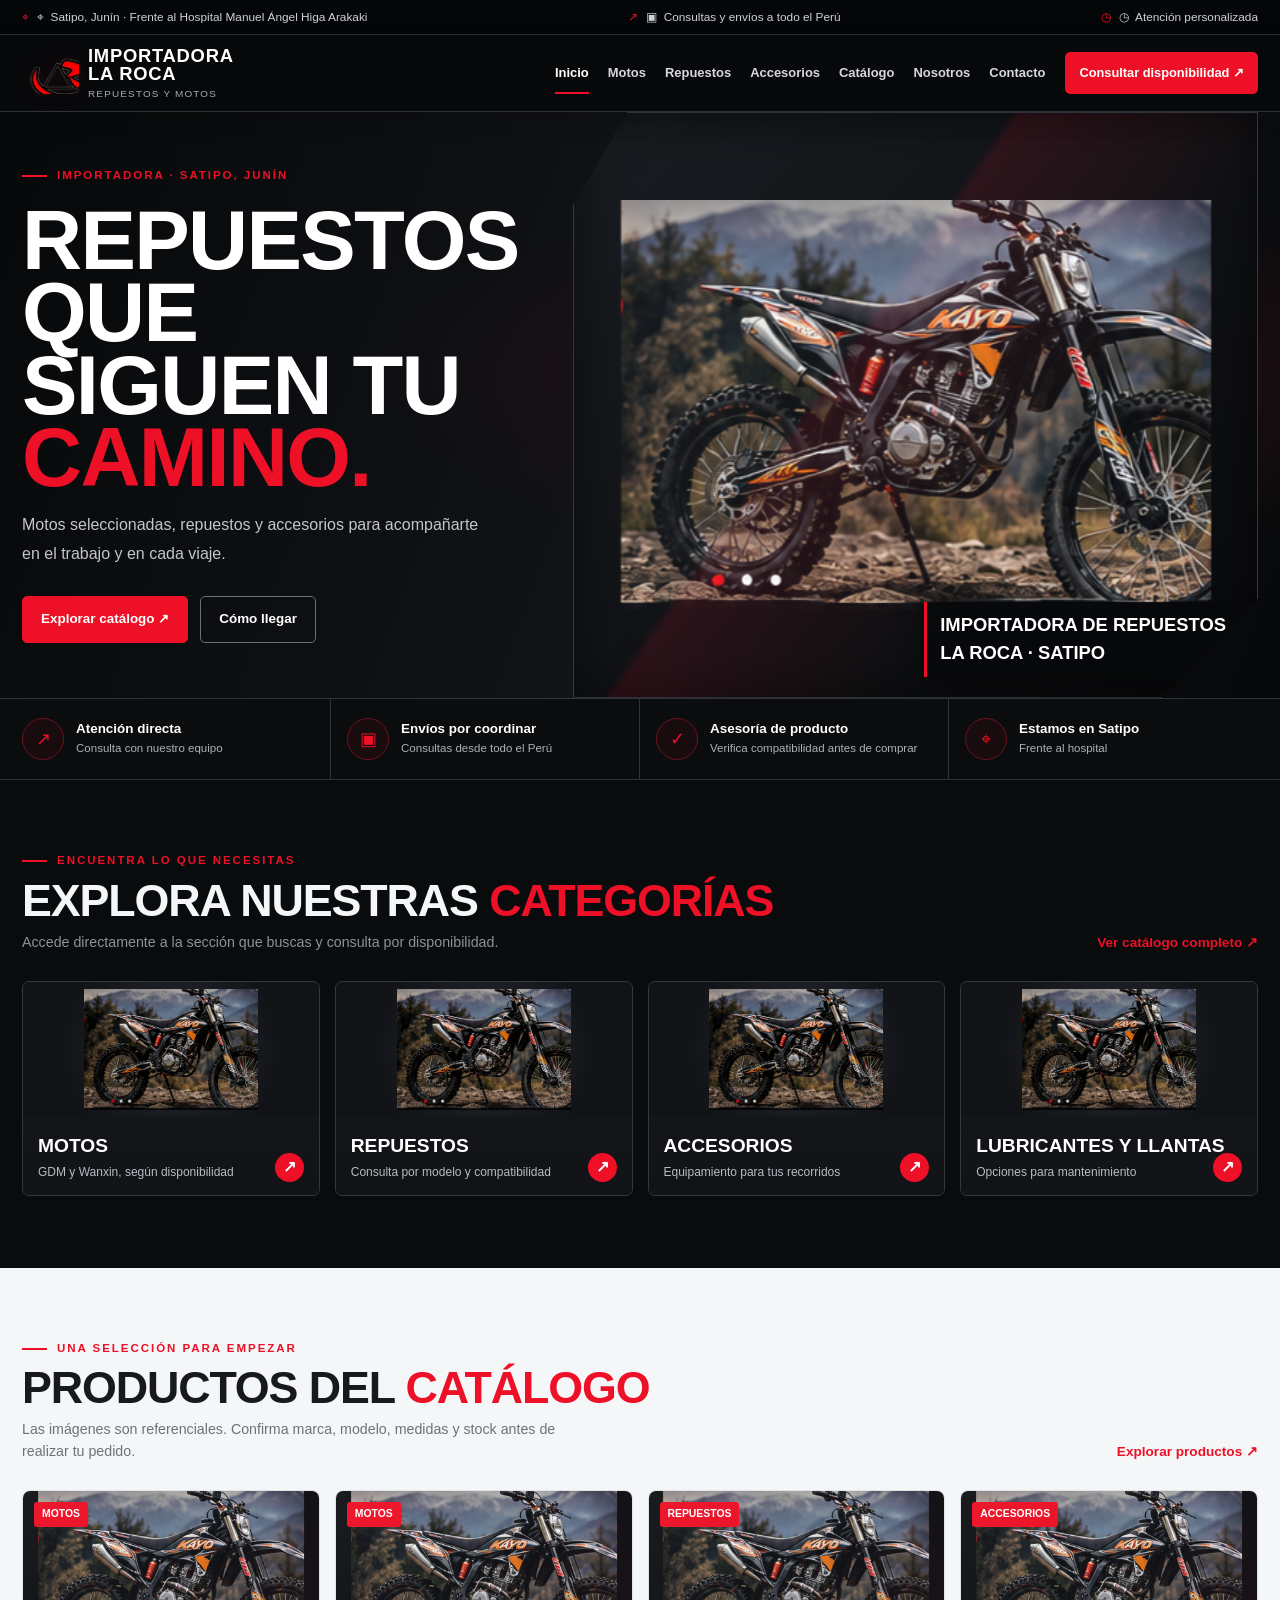
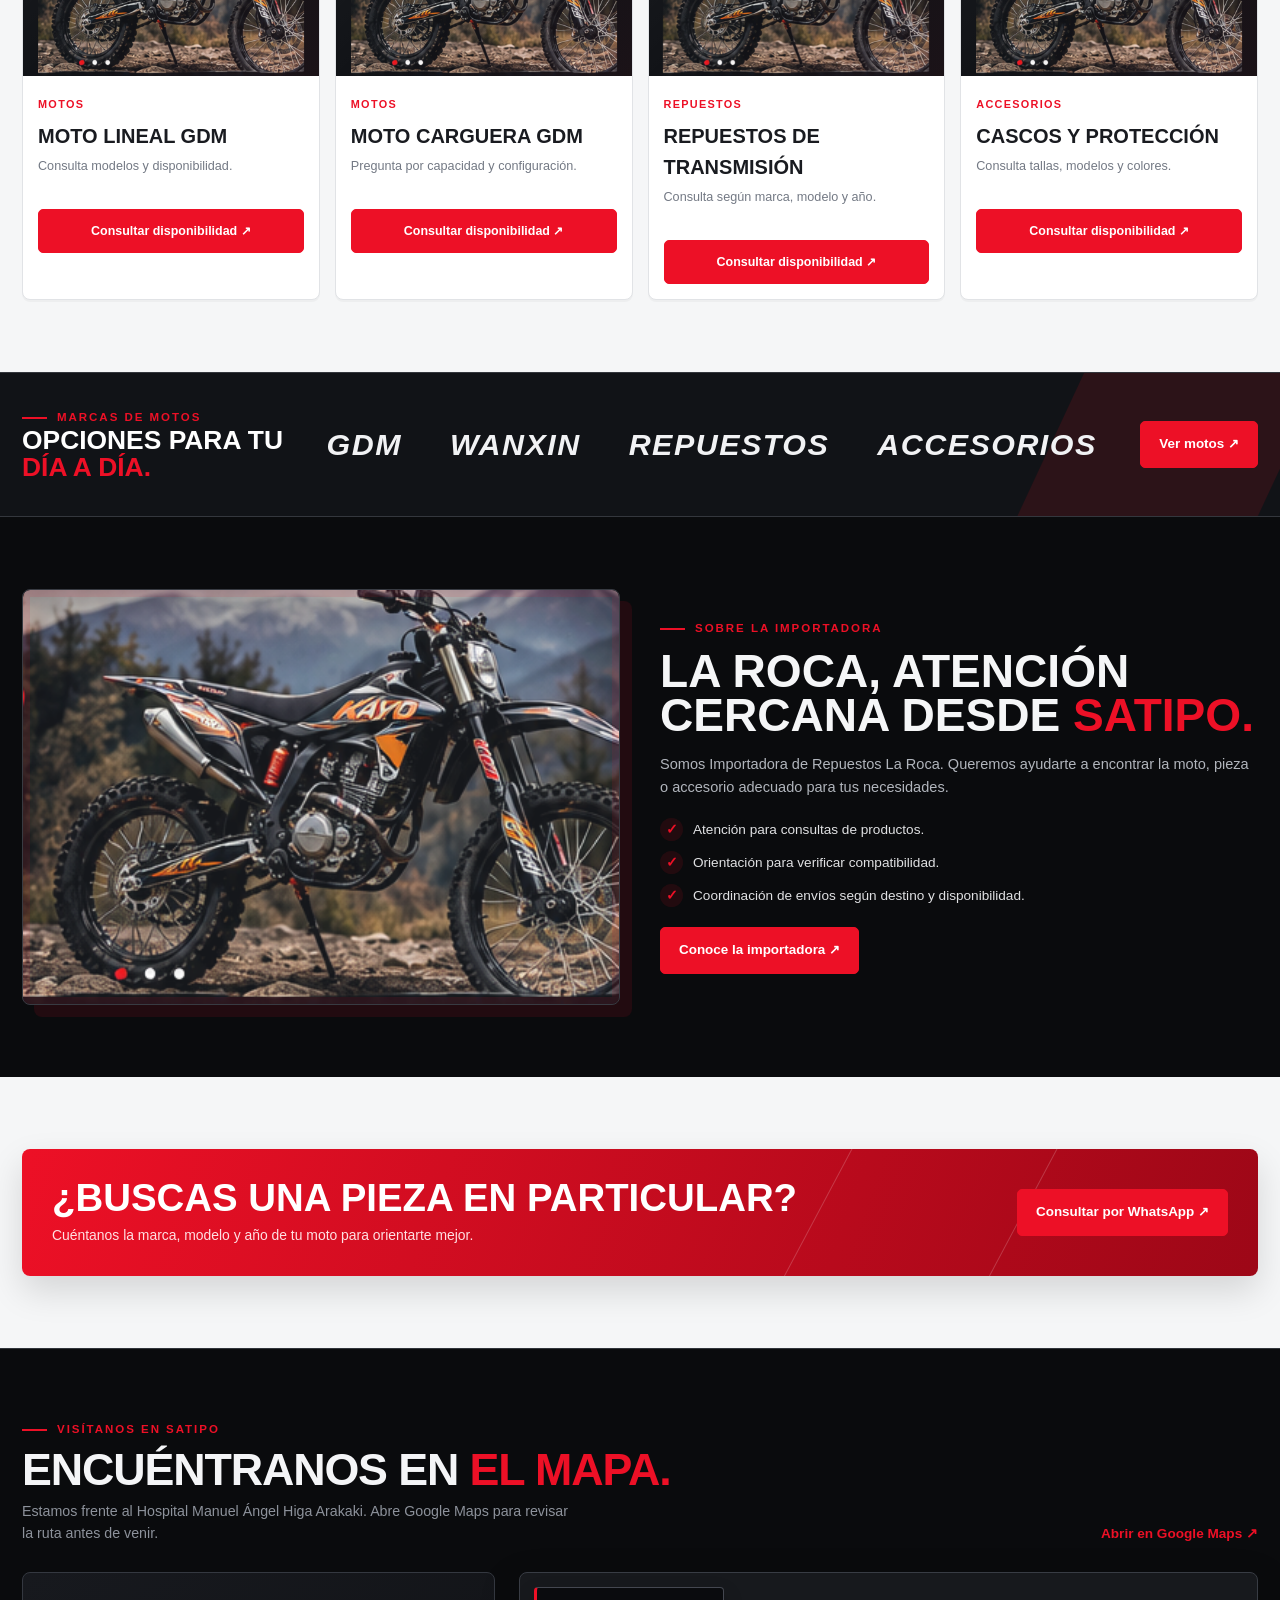
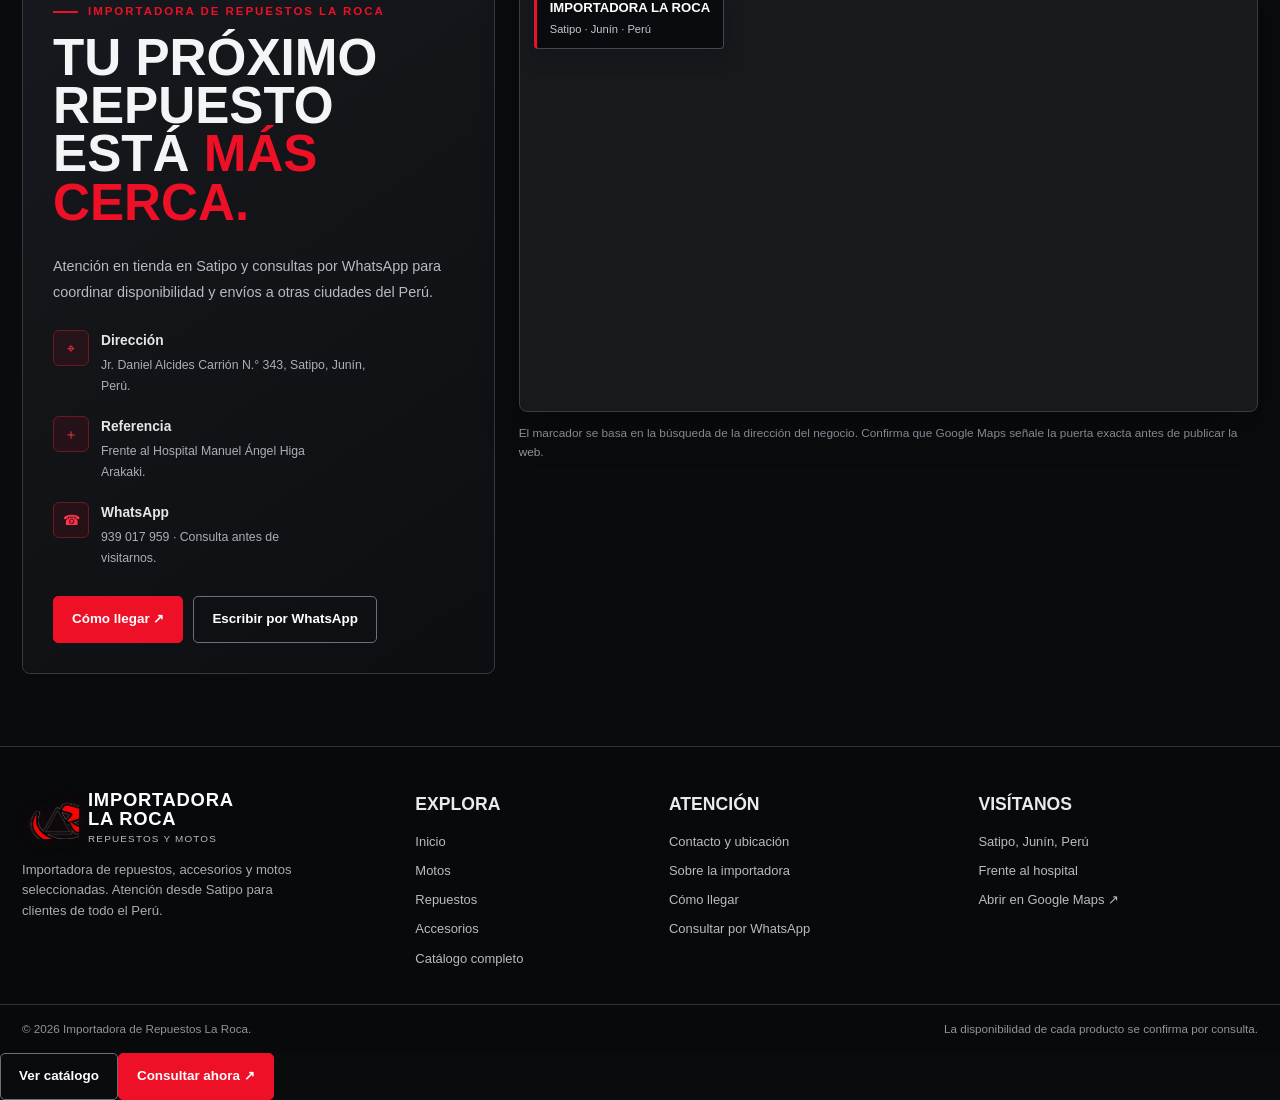
<file: index.html>
<!doctype html><html lang="es"><head><meta charset="utf-8"><meta name="viewport" content="width=device-width, initial-scale=1"><meta http-equiv="Content-Security-Policy" content="default-src 'self'; img-src 'self' data:; style-src 'self' 'unsafe-inline' https://fonts.googleapis.com; font-src 'self' https://fonts.gstatic.com data:; script-src 'self'; frame-src https://www.google.com https://maps.google.com; connect-src 'self'; object-src 'none'; base-uri 'self'; form-action 'self'; upgrade-insecure-requests"><meta name="description" content="Catálogo de motos, repuestos y accesorios de Importadora de Repuestos La Roca en Satipo, Junín."><meta name="theme-color" content="#e50920"><title>Inicio | Importadora La Roca</title><link rel="icon" type="image/png" href="assets/img/logo.png"><link rel="stylesheet" href="assets/css/styles.css"></head><body><a class="skip-link" href="#contenido-principal">Saltar al contenido</a>
<div class="topbar"><div class="container topbar-inner"><span>⌖ &nbsp;Satipo, Junín · Frente al Hospital Manuel Ángel Higa Arakaki</span><span>▣ &nbsp;Consultas y envíos a todo el Perú</span><span>◷ &nbsp;Atención personalizada</span></div></div>
<header class="site-header"><div class="container nav">
<a class="brand" href="index.html" aria-label="Importadora de Repuestos La Roca, inicio"><img class="brand-image" src="assets/img/logo.png" alt="Logo Importadora La Roca"><span class="brand-copy"><strong>IMPORTADORA<br>LA ROCA</strong><small>Repuestos y motos</small></span></a>
<button class="menu-toggle" aria-label="Abrir menú" aria-expanded="false">☰ Menú</button>
<nav class="nav-links" aria-label="Navegación principal"><a class="active" href="index.html">Inicio</a><a class="" href="motos.html">Motos</a><a class="" href="repuestos.html">Repuestos</a><a class="" href="accesorios.html">Accesorios</a><a class="" href="catalogo.html">Catálogo</a><a class="" href="nosotros.html">Nosotros</a><a class="" href="contacto.html">Contacto</a></nav>
<a class="nav-cta" href="contacto.html">Consultar disponibilidad ↗</a>
</div></header>
<main id="contenido-principal">
<section class="hero"><div class="container hero-grid"><div class="hero-copy"><div class="eyebrow">Importadora · Satipo, Junín</div><h1>Repuestos que<br>siguen tu <span>camino.</span></h1><p>Motos seleccionadas, repuestos y accesorios para acompañarte en el trabajo y en cada viaje.</p><div class="hero-actions"><a class="btn" href="catalogo.html">Explorar catálogo ↗</a><a class="btn secondary" href="contacto.html">Cómo llegar</a></div></div><div class="hero-visual"><img src="assets/img/ing.png" alt="Motocicleta en un entorno urbano" fetchpriority="high"><div class="hero-note">Importadora de Repuestos<br>La Roca · Satipo</div></div></div></section>
<section class="trust-strip"><div class="container trust-grid">
<div class="trust-item"><span class="trust-icon">↗</span><div><strong>Atención directa</strong><small>Consulta con nuestro equipo</small></div></div>
<div class="trust-item"><span class="trust-icon">▣</span><div><strong>Envíos por coordinar</strong><small>Consultas desde todo el Perú</small></div></div>
<div class="trust-item"><span class="trust-icon">✓</span><div><strong>Asesoría de producto</strong><small>Verifica compatibilidad antes de comprar</small></div></div>
<div class="trust-item"><span class="trust-icon">⌖</span><div><strong>Estamos en Satipo</strong><small>Frente al hospital</small></div></div>
</div></section>
<section class="section"><div class="container"><div class="section-head reveal"><div><div class="eyebrow">Encuentra lo que necesitas</div><h2>Explora nuestras <span>categorías</span></h2><p>Accede directamente a la sección que buscas y consulta por disponibilidad.</p></div><a class="text-link" href="catalogo.html">Ver catálogo completo ↗</a></div>
<div class="category-grid">
<a class="category-card" href="motos.html"><img loading="lazy" src="assets/img/ing.png" alt="Motocicleta"><div class="category-card-copy"><h3>Motos</h3><p>GDM y Wanxin, según disponibilidad</p><span class="round-arrow">↗</span></div></a>
<a class="category-card" href="repuestos.html"><img loading="lazy" src="assets/img/ing.png" alt="Repuestos de motocicleta"><div class="category-card-copy"><h3>Repuestos</h3><p>Consulta por modelo y compatibilidad</p><span class="round-arrow">↗</span></div></a>
<a class="category-card" href="accesorios.html"><img loading="lazy" src="assets/img/ing.png" alt="Casco de motocicleta"><div class="category-card-copy"><h3>Accesorios</h3><p>Equipamiento para tus recorridos</p><span class="round-arrow">↗</span></div></a>
<a class="category-card" href="catalogo.html#lubricantes"><img loading="lazy" src="assets/img/ing.png" alt="Lubricantes para motor"><div class="category-card-copy"><h3>Lubricantes y llantas</h3><p>Opciones para mantenimiento</p><span class="round-arrow">↗</span></div></a>
</div></div></section>
<section class="section soft"><div class="container"><div class="section-head reveal"><div><div class="eyebrow">Una selección para empezar</div><h2>Productos del <span>catálogo</span></h2><p>Las imágenes son referenciales. Confirma marca, modelo, medidas y stock antes de realizar tu pedido.</p></div><a class="text-link" href="catalogo.html">Explorar productos ↗</a></div>
<div class="product-grid">
<article class="product-card" data-product-card data-category="motos" data-search="Moto lineal GDM Consulta modelos y disponibilidad. motos">
<div class="product-image"><img loading="lazy" src="assets/img/ing.png" alt="Moto lineal GDM"><span class="product-badge">Motos</span></div>
<div class="product-info"><span class="type">motos</span><h3>Moto lineal GDM</h3><p>Consulta modelos y disponibilidad.</p><button class="btn" data-whatsapp data-product="Moto lineal GDM">Consultar disponibilidad ↗</button></div></article>
<article class="product-card" data-product-card data-category="motos" data-search="Moto carguera GDM Pregunta por capacidad y configuración. motos">
<div class="product-image"><img loading="lazy" src="assets/img/ing.png" alt="Moto carguera GDM"><span class="product-badge">Motos</span></div>
<div class="product-info"><span class="type">motos</span><h3>Moto carguera GDM</h3><p>Pregunta por capacidad y configuración.</p><button class="btn" data-whatsapp data-product="Moto carguera GDM">Consultar disponibilidad ↗</button></div></article>
<article class="product-card" data-product-card data-category="repuestos" data-search="Repuestos de transmisión Consulta según marca, modelo y año. repuestos">
<div class="product-image"><img loading="lazy" src="assets/img/ing.png" alt="Repuestos de transmisión"><span class="product-badge">Repuestos</span></div>
<div class="product-info"><span class="type">repuestos</span><h3>Repuestos de transmisión</h3><p>Consulta según marca, modelo y año.</p><button class="btn" data-whatsapp data-product="Repuestos de transmisión">Consultar disponibilidad ↗</button></div></article>
<article class="product-card" data-product-card data-category="accesorios" data-search="Cascos y protección Consulta tallas, modelos y colores. accesorios">
<div class="product-image"><img loading="lazy" src="assets/img/ing.png" alt="Cascos y protección"><span class="product-badge">Accesorios</span></div>
<div class="product-info"><span class="type">accesorios</span><h3>Cascos y protección</h3><p>Consulta tallas, modelos y colores.</p><button class="btn" data-whatsapp data-product="Cascos y protección">Consultar disponibilidad ↗</button></div></article>
</div></div></section>
<section class="brand-band"><div class="container brand-band-inner"><div><div class="eyebrow">Marcas de motos</div><h2>Opciones para tu<br><span>día a día.</span></h2></div><div class="brand-list"><span class="brand-word">GDM</span><span class="brand-word">WANXIN</span><span class="brand-word">REPUESTOS</span><span class="brand-word">ACCESORIOS</span></div><a class="btn" href="motos.html">Ver motos ↗</a></div></section>
<section class="section"><div class="container about-grid"><div class="about-image"><img loading="lazy" src="assets/img/ing.png" alt="Imagen referencial de bicicletas y movilidad"></div><div class="about-copy"><div class="eyebrow">Sobre la importadora</div><h2>La Roca, atención cercana desde <span style="color:var(--red)">Satipo.</span></h2><p>Somos Importadora de Repuestos La Roca. Queremos ayudarte a encontrar la moto, pieza o accesorio adecuado para tus necesidades.</p><ul class="check-list"><li>Atención para consultas de productos.</li><li>Orientación para verificar compatibilidad.</li><li>Coordinación de envíos según destino y disponibilidad.</li></ul><a class="btn" href="nosotros.html">Conoce la importadora ↗</a></div></div></section>
<section class="section soft"><div class="container"><div class="cta-panel"><div><h2>¿Buscas una pieza en particular?</h2><p>Cuéntanos la marca, modelo y año de tu moto para orientarte mejor.</p></div><button class="btn" data-whatsapp>Consultar por WhatsApp ↗</button></div></div></section>

<section class="section location-section" id="ubicacion" aria-labelledby="ubicacion-titulo">
  <div class="container">
    <div class="section-head reveal">
      <div>
        <div class="eyebrow">Visítanos en Satipo</div>
        <h2 id="ubicacion-titulo">Encuéntranos en <span>el mapa.</span></h2>
        <p>Estamos frente al Hospital Manuel Ángel Higa Arakaki. Abre Google Maps para revisar la ruta antes de venir.</p>
      </div>
      <a class="text-link" href="https://www.google.com/maps/search/?api=1&query=Importadora+de+Repuestos+La+Roca%2C+Jr.+Daniel+Alcides+Carri%C3%B3n+343%2C+Satipo%2C+Jun%C3%ADn%2C+Per%C3%BA" target="_blank" rel="noopener noreferrer">Abrir en Google Maps ↗</a>
    </div>
    <div class="location-layout reveal">
      <div class="location-copy">
        <div class="eyebrow">Importadora de Repuestos La Roca</div>
        <h2>Tu próximo repuesto está <span>más cerca.</span></h2>
        <p>Atención en tienda en Satipo y consultas por WhatsApp para coordinar disponibilidad y envíos a otras ciudades del Perú.</p>
        <div class="location-detail">
          <span class="detail-icon" aria-hidden="true">⌖</span>
          <div><strong>Dirección</strong><small>Jr. Daniel Alcides Carrión N.° 343, Satipo, Junín, Perú.</small></div>
        </div>
        <div class="location-detail">
          <span class="detail-icon" aria-hidden="true">＋</span>
          <div><strong>Referencia</strong><small>Frente al Hospital Manuel Ángel Higa Arakaki.</small></div>
        </div>
        <div class="location-detail">
          <span class="detail-icon" aria-hidden="true">☎</span>
          <div><strong>WhatsApp</strong><small>939 017 959 · Consulta antes de visitarnos.</small></div>
        </div>
        <div class="location-actions">
          <a class="btn" href="https://www.google.com/maps/dir/?api=1&destination=Importadora+de+Repuestos+La+Roca%2C+Jr.+Daniel+Alcides+Carri%C3%B3n+343%2C+Satipo%2C+Jun%C3%ADn%2C+Per%C3%BA" target="_blank" rel="noopener noreferrer">Cómo llegar ↗</a>
          <button class="btn secondary" type="button" data-whatsapp>Escribir por WhatsApp</button>
        </div>
      </div>
      <div>
        <div class="map-shell">
          <div class="map-label"><strong>IMPORTADORA LA ROCA</strong><small>Satipo · Junín · Perú</small></div>
          <iframe
            title="Mapa de Google Maps: Importadora de Repuestos La Roca, Satipo, Junín"
            src="https://www.google.com/maps?q=Importadora%20de%20Repuestos%20La%20Roca%2C%20Jr.%20Daniel%20Alcides%20Carri%C3%B3n%20343%2C%20Satipo%2C%20Jun%C3%ADn%2C%20Per%C3%BA&output=embed"
            loading="lazy"
            referrerpolicy="no-referrer-when-downgrade"
            allowfullscreen>
          </iframe>
        </div>
        <p class="map-caption">El marcador se basa en la búsqueda de la dirección del negocio. Confirma que Google Maps señale la puerta exacta antes de publicar la web.</p>
      </div>
    </div>
  </div>
</section>

</main>
<footer class="site-footer"><div class="container footer-grid">
<div class="footer-brand"><a class="brand" href="index.html"><img class="brand-image" src="assets/img/logo.png" alt="Logo Importadora La Roca"><span class="brand-copy"><strong style="color:white">IMPORTADORA<br>LA ROCA</strong><small style="color:#b9bbc0">Repuestos y motos</small></span></a><p>Importadora de repuestos, accesorios y motos seleccionadas. Atención desde Satipo para clientes de todo el Perú.</p></div>
<div><h3>Explora</h3><div class="footer-links"><a href="index.html">Inicio</a><a href="motos.html">Motos</a><a href="repuestos.html">Repuestos</a><a href="accesorios.html">Accesorios</a><a href="catalogo.html">Catálogo completo</a></div></div>
<div><h3>Atención</h3><div class="footer-links"><a href="contacto.html">Contacto y ubicación</a><a href="nosotros.html">Sobre la importadora</a><a href="contacto.html#ubicacion">Cómo llegar</a><a href="#" data-whatsapp>Consultar por WhatsApp</a></div></div>
<div><h3>Visítanos</h3><div class="footer-links"><span>Satipo, Junín, Perú</span><span>Frente al hospital</span><a target="_blank" rel="noopener" href="https://www.google.com/maps/search/?api=1&query=Importadora%20de%20Repuestos%20La%20Roca%2C%20Jr.%20Daniel%20Alcides%20Carri%C3%B3n%20343%2C%20Satipo%2C%20Jun%C3%ADn">Abrir en Google Maps ↗</a></div></div>
</div><div class="footer-bottom"><div class="container" style="display:flex;justify-content:space-between;gap:12px;flex-wrap:wrap"><span>© <span data-year></span> Importadora de Repuestos La Roca.</span><span>La disponibilidad de cada producto se confirma por consulta.</span></div></div></footer>
<div class="mobile-bottom"><a class="btn secondary" href="catalogo.html">Ver catálogo</a><a class="btn" href="#" data-whatsapp>Consultar ahora ↗</a></div>
<script src="assets/js/main.js"></script></body></html>
</file>
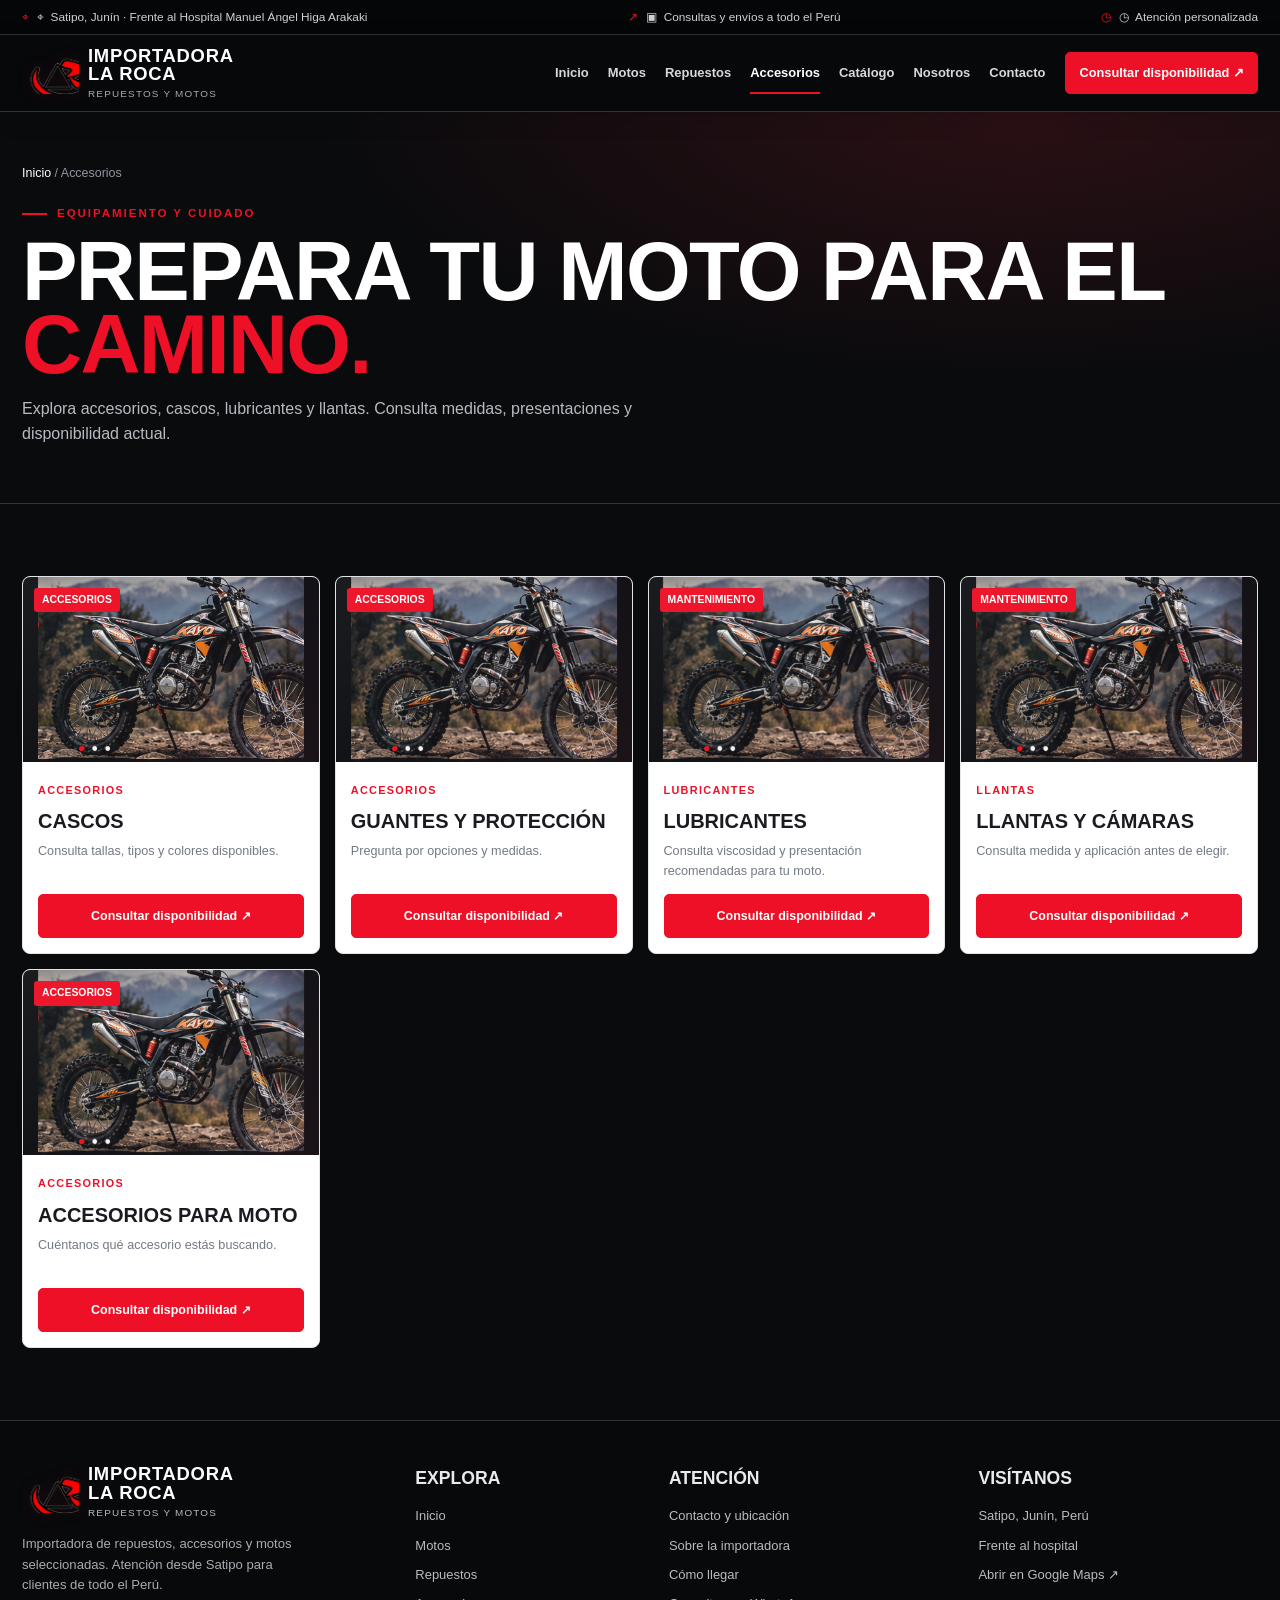
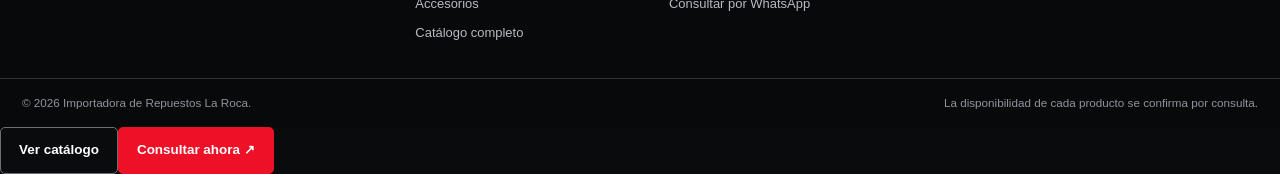
<file: accesorios.html>
<!doctype html><html lang="es"><head><meta charset="utf-8"><meta name="viewport" content="width=device-width, initial-scale=1"><meta http-equiv="Content-Security-Policy" content="default-src 'self'; img-src 'self' data:; style-src 'self' 'unsafe-inline' https://fonts.googleapis.com; font-src 'self' https://fonts.gstatic.com data:; script-src 'self'; frame-src https://www.google.com https://maps.google.com; connect-src 'self'; object-src 'none'; base-uri 'self'; form-action 'self'; upgrade-insecure-requests"><meta name="description" content="Catálogo de motos, repuestos y accesorios de Importadora de Repuestos La Roca en Satipo, Junín."><meta name="theme-color" content="#e50920"><title>Accesorios | Importadora La Roca</title><link rel="icon" type="image/png" href="assets/img/logo.png"><link rel="stylesheet" href="assets/css/styles.css"></head><body><a class="skip-link" href="#contenido-principal">Saltar al contenido</a>
<div class="topbar"><div class="container topbar-inner"><span>⌖ &nbsp;Satipo, Junín · Frente al Hospital Manuel Ángel Higa Arakaki</span><span>▣ &nbsp;Consultas y envíos a todo el Perú</span><span>◷ &nbsp;Atención personalizada</span></div></div>
<header class="site-header"><div class="container nav">
<a class="brand" href="index.html" aria-label="Importadora de Repuestos La Roca, inicio"><img class="brand-image" src="assets/img/logo.png" alt="Logo Importadora La Roca"><span class="brand-copy"><strong>IMPORTADORA<br>LA ROCA</strong><small>Repuestos y motos</small></span></a>
<button class="menu-toggle" aria-label="Abrir menú" aria-expanded="false">☰ Menú</button>
<nav class="nav-links" aria-label="Navegación principal"><a class="" href="index.html">Inicio</a><a class="" href="motos.html">Motos</a><a class="" href="repuestos.html">Repuestos</a><a class="active" href="accesorios.html">Accesorios</a><a class="" href="catalogo.html">Catálogo</a><a class="" href="nosotros.html">Nosotros</a><a class="" href="contacto.html">Contacto</a></nav>
<a class="nav-cta" href="contacto.html">Consultar disponibilidad ↗</a>
</div></header>
<main id="contenido-principal"><section class="page-hero"><div class="container"><div class="breadcrumbs"><a href="index.html">Inicio</a> / Accesorios</div><div class="eyebrow">Equipamiento y cuidado</div><h1>Prepara tu moto para el <span style="color:var(--red)">camino.</span></h1><p>Explora accesorios, cascos, lubricantes y llantas. Consulta medidas, presentaciones y disponibilidad actual.</p></div></section>
<section class="section"><div class="container"><div class="product-grid"><article class="product-card" data-product-card data-category="accesorios" data-search="Cascos Consulta tallas, tipos y colores disponibles. accesorios">
<div class="product-image"><img loading="lazy" src="assets/img/ing.png" alt="Cascos"><span class="product-badge">Accesorios</span></div>
<div class="product-info"><span class="type">accesorios</span><h3>Cascos</h3><p>Consulta tallas, tipos y colores disponibles.</p><button class="btn" data-whatsapp data-product="Cascos">Consultar disponibilidad ↗</button></div></article><article class="product-card" data-product-card data-category="accesorios" data-search="Guantes y protección Pregunta por opciones y medidas. accesorios">
<div class="product-image"><img loading="lazy" src="assets/img/ing.png" alt="Guantes y protección"><span class="product-badge">Accesorios</span></div>
<div class="product-info"><span class="type">accesorios</span><h3>Guantes y protección</h3><p>Pregunta por opciones y medidas.</p><button class="btn" data-whatsapp data-product="Guantes y protección">Consultar disponibilidad ↗</button></div></article><article class="product-card" data-product-card data-category="lubricantes" data-search="Lubricantes Consulta viscosidad y presentación recomendadas para tu moto. lubricantes">
<div class="product-image"><img loading="lazy" src="assets/img/ing.png" alt="Lubricantes"><span class="product-badge">Mantenimiento</span></div>
<div class="product-info"><span class="type">lubricantes</span><h3>Lubricantes</h3><p>Consulta viscosidad y presentación recomendadas para tu moto.</p><button class="btn" data-whatsapp data-product="Lubricantes">Consultar disponibilidad ↗</button></div></article><article class="product-card" data-product-card data-category="llantas" data-search="Llantas y cámaras Consulta medida y aplicación antes de elegir. llantas">
<div class="product-image"><img loading="lazy" src="assets/img/ing.png" alt="Llantas y cámaras"><span class="product-badge">Mantenimiento</span></div>
<div class="product-info"><span class="type">llantas</span><h3>Llantas y cámaras</h3><p>Consulta medida y aplicación antes de elegir.</p><button class="btn" data-whatsapp data-product="Llantas y cámaras">Consultar disponibilidad ↗</button></div></article><article class="product-card" data-product-card data-category="accesorios" data-search="Accesorios para moto Cuéntanos qué accesorio estás buscando. accesorios">
<div class="product-image"><img loading="lazy" src="assets/img/ing.png" alt="Accesorios para moto"><span class="product-badge">Accesorios</span></div>
<div class="product-info"><span class="type">accesorios</span><h3>Accesorios para moto</h3><p>Cuéntanos qué accesorio estás buscando.</p><button class="btn" data-whatsapp data-product="Accesorios para moto">Consultar disponibilidad ↗</button></div></article></div></div></section></main>
<footer class="site-footer"><div class="container footer-grid">
<div class="footer-brand"><a class="brand" href="index.html"><img class="brand-image" src="assets/img/logo.png" alt="Logo Importadora La Roca"><span class="brand-copy"><strong style="color:white">IMPORTADORA<br>LA ROCA</strong><small style="color:#b9bbc0">Repuestos y motos</small></span></a><p>Importadora de repuestos, accesorios y motos seleccionadas. Atención desde Satipo para clientes de todo el Perú.</p></div>
<div><h3>Explora</h3><div class="footer-links"><a href="index.html">Inicio</a><a href="motos.html">Motos</a><a href="repuestos.html">Repuestos</a><a href="accesorios.html">Accesorios</a><a href="catalogo.html">Catálogo completo</a></div></div>
<div><h3>Atención</h3><div class="footer-links"><a href="contacto.html">Contacto y ubicación</a><a href="nosotros.html">Sobre la importadora</a><a href="contacto.html#ubicacion">Cómo llegar</a><a href="#" data-whatsapp>Consultar por WhatsApp</a></div></div>
<div><h3>Visítanos</h3><div class="footer-links"><span>Satipo, Junín, Perú</span><span>Frente al hospital</span><a target="_blank" rel="noopener" href="https://www.google.com/maps/search/?api=1&query=Importadora%20de%20Repuestos%20La%20Roca%2C%20Jr.%20Daniel%20Alcides%20Carri%C3%B3n%20343%2C%20Satipo%2C%20Jun%C3%ADn">Abrir en Google Maps ↗</a></div></div>
</div><div class="footer-bottom"><div class="container" style="display:flex;justify-content:space-between;gap:12px;flex-wrap:wrap"><span>© <span data-year></span> Importadora de Repuestos La Roca.</span><span>La disponibilidad de cada producto se confirma por consulta.</span></div></div></footer>
<div class="mobile-bottom"><a class="btn secondary" href="catalogo.html">Ver catálogo</a><a class="btn" href="#" data-whatsapp>Consultar ahora ↗</a></div>
<script src="assets/js/main.js"></script></body></html>
</file>
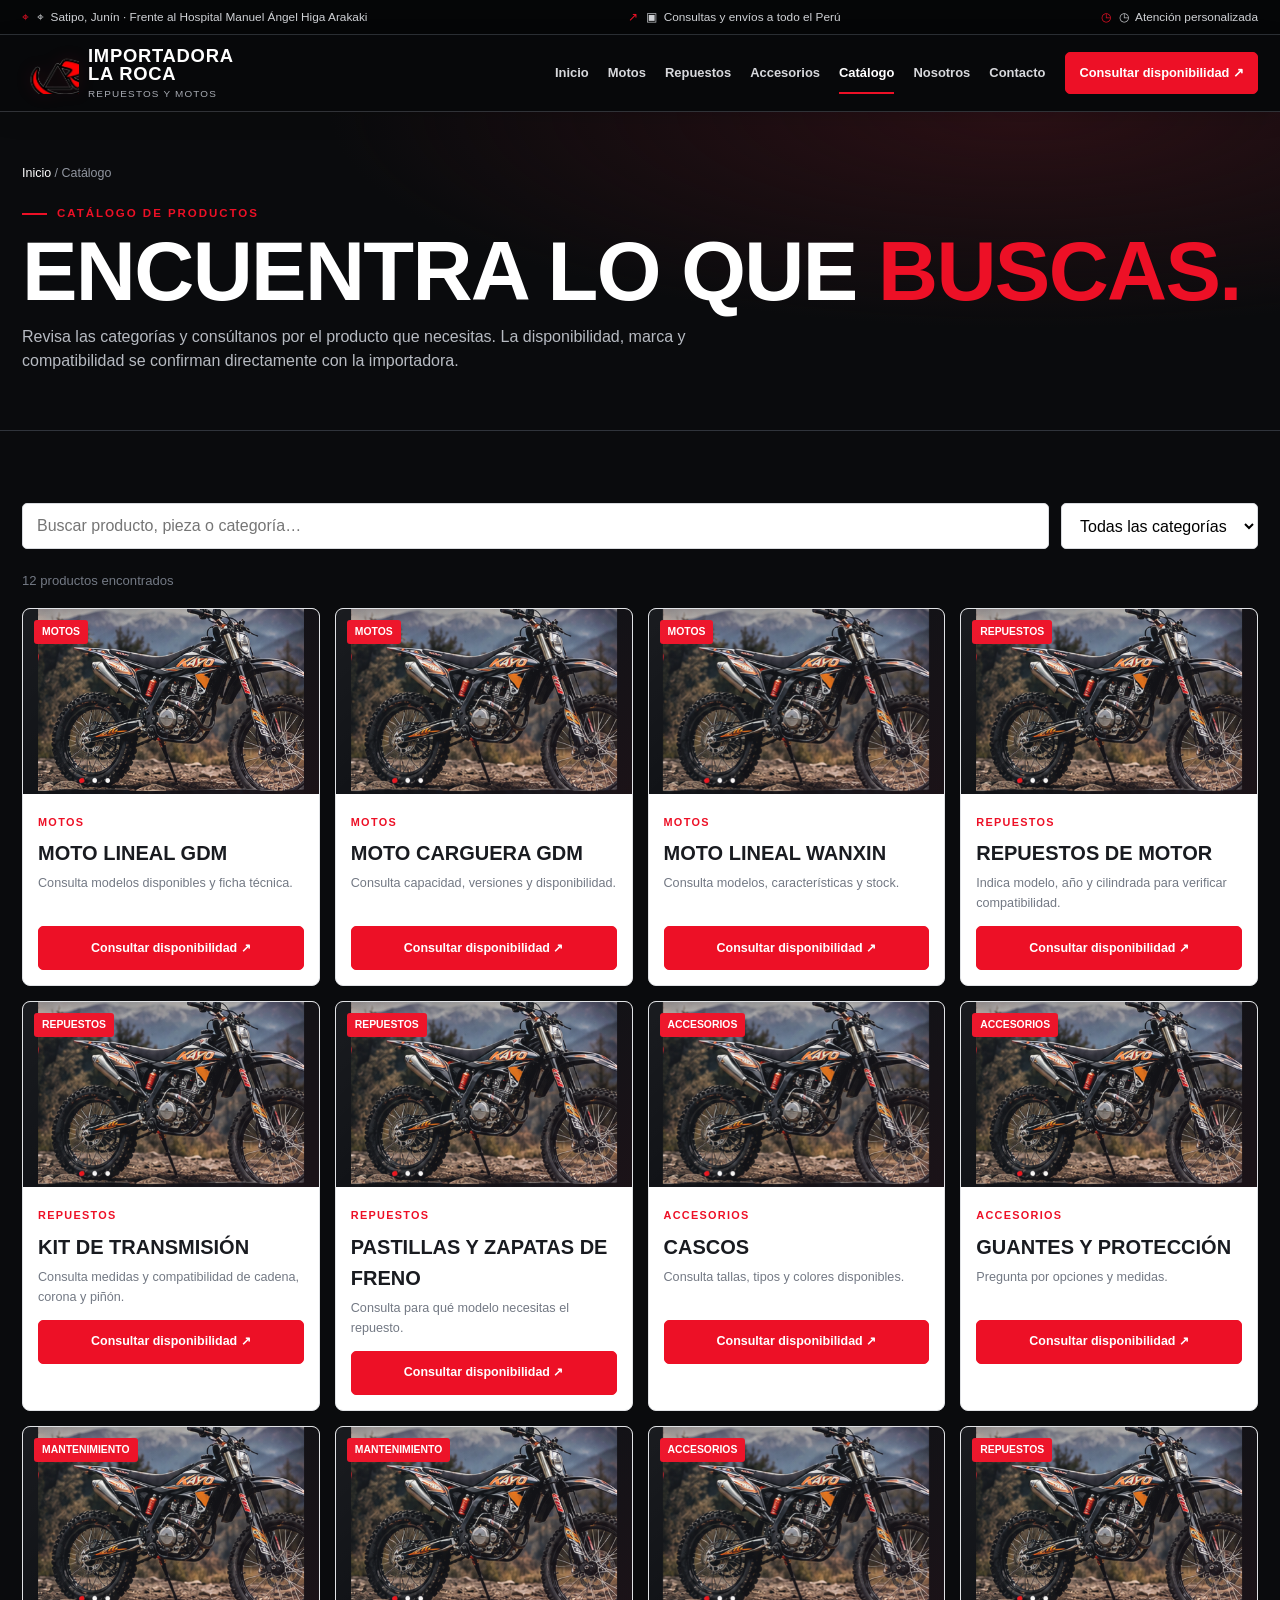
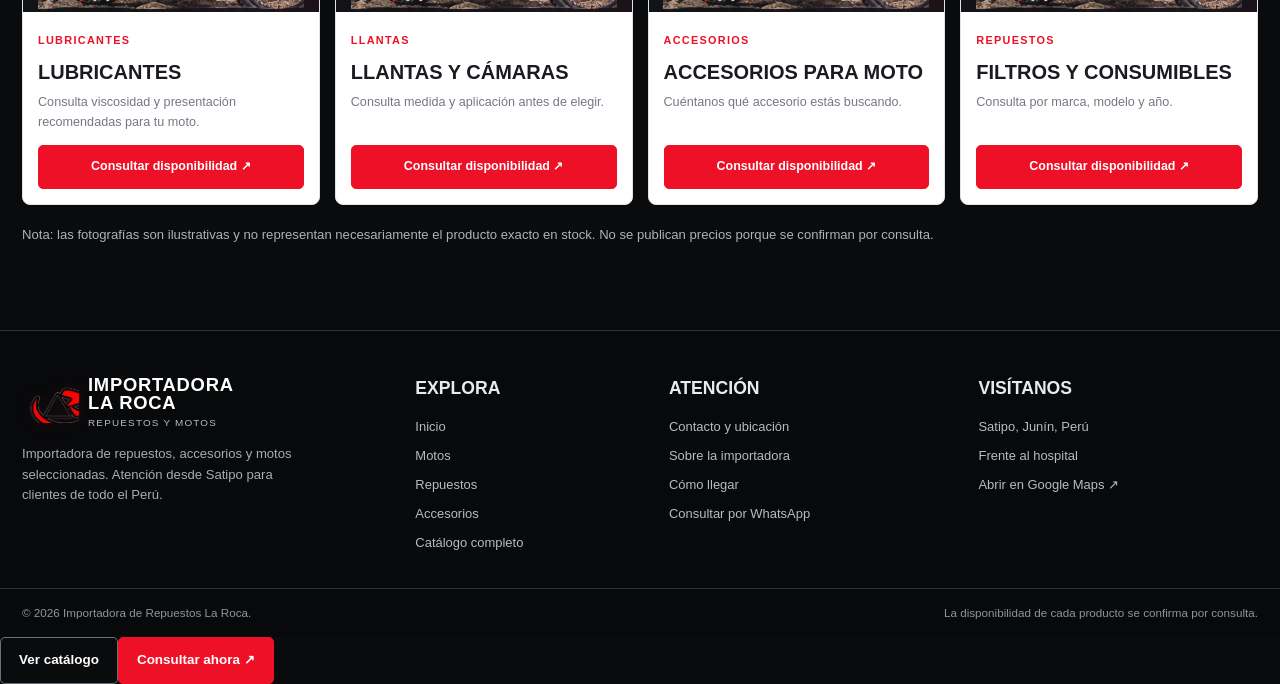
<file: catalogo.html>
<!doctype html><html lang="es"><head><meta charset="utf-8"><meta name="viewport" content="width=device-width, initial-scale=1"><meta http-equiv="Content-Security-Policy" content="default-src 'self'; img-src 'self' data:; style-src 'self' 'unsafe-inline' https://fonts.googleapis.com; font-src 'self' https://fonts.gstatic.com data:; script-src 'self'; frame-src https://www.google.com https://maps.google.com; connect-src 'self'; object-src 'none'; base-uri 'self'; form-action 'self'; upgrade-insecure-requests"><meta name="description" content="Catálogo de motos, repuestos y accesorios de Importadora de Repuestos La Roca en Satipo, Junín."><meta name="theme-color" content="#e50920"><title>Catálogo | Importadora La Roca</title><link rel="icon" type="image/png" href="assets/img/logo.png"><link rel="stylesheet" href="assets/css/styles.css"></head><body><a class="skip-link" href="#contenido-principal">Saltar al contenido</a>
<div class="topbar"><div class="container topbar-inner"><span>⌖ &nbsp;Satipo, Junín · Frente al Hospital Manuel Ángel Higa Arakaki</span><span>▣ &nbsp;Consultas y envíos a todo el Perú</span><span>◷ &nbsp;Atención personalizada</span></div></div>
<header class="site-header"><div class="container nav">
<a class="brand" href="index.html" aria-label="Importadora de Repuestos La Roca, inicio"><img class="brand-image" src="assets/img/logo.png" alt="Logo Importadora La Roca"><span class="brand-copy"><strong>IMPORTADORA<br>LA ROCA</strong><small>Repuestos y motos</small></span></a>
<button class="menu-toggle" aria-label="Abrir menú" aria-expanded="false">☰ Menú</button>
<nav class="nav-links" aria-label="Navegación principal"><a class="" href="index.html">Inicio</a><a class="" href="motos.html">Motos</a><a class="" href="repuestos.html">Repuestos</a><a class="" href="accesorios.html">Accesorios</a><a class="active" href="catalogo.html">Catálogo</a><a class="" href="nosotros.html">Nosotros</a><a class="" href="contacto.html">Contacto</a></nav>
<a class="nav-cta" href="contacto.html">Consultar disponibilidad ↗</a>
</div></header>
<main id="contenido-principal"><section class="page-hero"><div class="container"><div class="breadcrumbs"><a href="index.html">Inicio</a> / Catálogo</div><div class="eyebrow">Catálogo de productos</div><h1>Encuentra lo que <span style="color:var(--red)">buscas.</span></h1><p>Revisa las categorías y consúltanos por el producto que necesitas. La disponibilidad, marca y compatibilidad se confirman directamente con la importadora.</p></div></section>
<section class="section"><div class="container"><div class="catalog-tools"><input id="catalog-search" type="search" placeholder="Buscar producto, pieza o categoría…" aria-label="Buscar en catálogo"><select id="catalog-category" aria-label="Filtrar por categoría"><option value="all">Todas las categorías</option><option value="motos">Motos</option><option value="repuestos">Repuestos</option><option value="accesorios">Accesorios</option><option value="lubricantes">Lubricantes</option><option value="llantas">Llantas</option></select></div><p id="catalog-count" class="catalog-count">Productos del catálogo</p><div class="product-grid"><article class="product-card" data-product-card data-category="motos" data-search="Moto lineal GDM Consulta modelos disponibles y ficha técnica. motos">
<div class="product-image"><img loading="lazy" src="assets/img/ing.png" alt="Moto lineal GDM"><span class="product-badge">Motos</span></div>
<div class="product-info"><span class="type">motos</span><h3>Moto lineal GDM</h3><p>Consulta modelos disponibles y ficha técnica.</p><button class="btn" data-whatsapp data-product="Moto lineal GDM">Consultar disponibilidad ↗</button></div></article><article class="product-card" data-product-card data-category="motos" data-search="Moto carguera GDM Consulta capacidad, versiones y disponibilidad. motos">
<div class="product-image"><img loading="lazy" src="assets/img/ing.png" alt="Moto carguera GDM"><span class="product-badge">Motos</span></div>
<div class="product-info"><span class="type">motos</span><h3>Moto carguera GDM</h3><p>Consulta capacidad, versiones y disponibilidad.</p><button class="btn" data-whatsapp data-product="Moto carguera GDM">Consultar disponibilidad ↗</button></div></article><article class="product-card" data-product-card data-category="motos" data-search="Moto lineal Wanxin Consulta modelos, características y stock. motos">
<div class="product-image"><img loading="lazy" src="assets/img/ing.png" alt="Moto lineal Wanxin"><span class="product-badge">Motos</span></div>
<div class="product-info"><span class="type">motos</span><h3>Moto lineal Wanxin</h3><p>Consulta modelos, características y stock.</p><button class="btn" data-whatsapp data-product="Moto lineal Wanxin">Consultar disponibilidad ↗</button></div></article><article class="product-card" data-product-card data-category="repuestos" data-search="Repuestos de motor Indica modelo, año y cilindrada para verificar compatibilidad. repuestos">
<div class="product-image"><img loading="lazy" src="assets/img/ing.png" alt="Repuestos de motor"><span class="product-badge">Repuestos</span></div>
<div class="product-info"><span class="type">repuestos</span><h3>Repuestos de motor</h3><p>Indica modelo, año y cilindrada para verificar compatibilidad.</p><button class="btn" data-whatsapp data-product="Repuestos de motor">Consultar disponibilidad ↗</button></div></article><article class="product-card" data-product-card data-category="repuestos" data-search="Kit de transmisión Consulta medidas y compatibilidad de cadena, corona y piñón. repuestos">
<div class="product-image"><img loading="lazy" src="assets/img/ing.png" alt="Kit de transmisión"><span class="product-badge">Repuestos</span></div>
<div class="product-info"><span class="type">repuestos</span><h3>Kit de transmisión</h3><p>Consulta medidas y compatibilidad de cadena, corona y piñón.</p><button class="btn" data-whatsapp data-product="Kit de transmisión">Consultar disponibilidad ↗</button></div></article><article class="product-card" data-product-card data-category="repuestos" data-search="Pastillas y zapatas de freno Consulta para qué modelo necesitas el repuesto. repuestos">
<div class="product-image"><img loading="lazy" src="assets/img/ing.png" alt="Pastillas y zapatas de freno"><span class="product-badge">Repuestos</span></div>
<div class="product-info"><span class="type">repuestos</span><h3>Pastillas y zapatas de freno</h3><p>Consulta para qué modelo necesitas el repuesto.</p><button class="btn" data-whatsapp data-product="Pastillas y zapatas de freno">Consultar disponibilidad ↗</button></div></article><article class="product-card" data-product-card data-category="accesorios" data-search="Cascos Consulta tallas, tipos y colores disponibles. accesorios">
<div class="product-image"><img loading="lazy" src="assets/img/ing.png" alt="Cascos"><span class="product-badge">Accesorios</span></div>
<div class="product-info"><span class="type">accesorios</span><h3>Cascos</h3><p>Consulta tallas, tipos y colores disponibles.</p><button class="btn" data-whatsapp data-product="Cascos">Consultar disponibilidad ↗</button></div></article><article class="product-card" data-product-card data-category="accesorios" data-search="Guantes y protección Pregunta por opciones y medidas. accesorios">
<div class="product-image"><img loading="lazy" src="assets/img/ing.png" alt="Guantes y protección"><span class="product-badge">Accesorios</span></div>
<div class="product-info"><span class="type">accesorios</span><h3>Guantes y protección</h3><p>Pregunta por opciones y medidas.</p><button class="btn" data-whatsapp data-product="Guantes y protección">Consultar disponibilidad ↗</button></div></article><article class="product-card" data-product-card data-category="lubricantes" data-search="Lubricantes Consulta viscosidad y presentación recomendadas para tu moto. lubricantes">
<div class="product-image"><img loading="lazy" src="assets/img/ing.png" alt="Lubricantes"><span class="product-badge">Mantenimiento</span></div>
<div class="product-info"><span class="type">lubricantes</span><h3>Lubricantes</h3><p>Consulta viscosidad y presentación recomendadas para tu moto.</p><button class="btn" data-whatsapp data-product="Lubricantes">Consultar disponibilidad ↗</button></div></article><article class="product-card" data-product-card data-category="llantas" data-search="Llantas y cámaras Consulta medida y aplicación antes de elegir. llantas">
<div class="product-image"><img loading="lazy" src="assets/img/ing.png" alt="Llantas y cámaras"><span class="product-badge">Mantenimiento</span></div>
<div class="product-info"><span class="type">llantas</span><h3>Llantas y cámaras</h3><p>Consulta medida y aplicación antes de elegir.</p><button class="btn" data-whatsapp data-product="Llantas y cámaras">Consultar disponibilidad ↗</button></div></article><article class="product-card" data-product-card data-category="accesorios" data-search="Accesorios para moto Cuéntanos qué accesorio estás buscando. accesorios">
<div class="product-image"><img loading="lazy" src="assets/img/ing.png" alt="Accesorios para moto"><span class="product-badge">Accesorios</span></div>
<div class="product-info"><span class="type">accesorios</span><h3>Accesorios para moto</h3><p>Cuéntanos qué accesorio estás buscando.</p><button class="btn" data-whatsapp data-product="Accesorios para moto">Consultar disponibilidad ↗</button></div></article><article class="product-card" data-product-card data-category="repuestos" data-search="Filtros y consumibles Consulta por marca, modelo y año. repuestos">
<div class="product-image"><img loading="lazy" src="assets/img/ing.png" alt="Filtros y consumibles"><span class="product-badge">Repuestos</span></div>
<div class="product-info"><span class="type">repuestos</span><h3>Filtros y consumibles</h3><p>Consulta por marca, modelo y año.</p><button class="btn" data-whatsapp data-product="Filtros y consumibles">Consultar disponibilidad ↗</button></div></article><div id="catalog-empty" class="empty-state" hidden>No encontramos productos con esa búsqueda. Prueba con otro término o escríbenos.</div></div><p style="color:var(--muted);font-size:.82rem;margin-top:20px">Nota: las fotografías son ilustrativas y no representan necesariamente el producto exacto en stock. No se publican precios porque se confirman por consulta.</p></div></section></main>
<footer class="site-footer"><div class="container footer-grid">
<div class="footer-brand"><a class="brand" href="index.html"><img class="brand-image" src="assets/img/logo.png" alt="Logo Importadora La Roca"><span class="brand-copy"><strong style="color:white">IMPORTADORA<br>LA ROCA</strong><small style="color:#b9bbc0">Repuestos y motos</small></span></a><p>Importadora de repuestos, accesorios y motos seleccionadas. Atención desde Satipo para clientes de todo el Perú.</p></div>
<div><h3>Explora</h3><div class="footer-links"><a href="index.html">Inicio</a><a href="motos.html">Motos</a><a href="repuestos.html">Repuestos</a><a href="accesorios.html">Accesorios</a><a href="catalogo.html">Catálogo completo</a></div></div>
<div><h3>Atención</h3><div class="footer-links"><a href="contacto.html">Contacto y ubicación</a><a href="nosotros.html">Sobre la importadora</a><a href="contacto.html#ubicacion">Cómo llegar</a><a href="#" data-whatsapp>Consultar por WhatsApp</a></div></div>
<div><h3>Visítanos</h3><div class="footer-links"><span>Satipo, Junín, Perú</span><span>Frente al hospital</span><a target="_blank" rel="noopener" href="https://www.google.com/maps/search/?api=1&query=Importadora%20de%20Repuestos%20La%20Roca%2C%20Jr.%20Daniel%20Alcides%20Carri%C3%B3n%20343%2C%20Satipo%2C%20Jun%C3%ADn">Abrir en Google Maps ↗</a></div></div>
</div><div class="footer-bottom"><div class="container" style="display:flex;justify-content:space-between;gap:12px;flex-wrap:wrap"><span>© <span data-year></span> Importadora de Repuestos La Roca.</span><span>La disponibilidad de cada producto se confirma por consulta.</span></div></div></footer>
<div class="mobile-bottom"><a class="btn secondary" href="catalogo.html">Ver catálogo</a><a class="btn" href="#" data-whatsapp>Consultar ahora ↗</a></div>
<script src="assets/js/main.js"></script></body></html>
</file>
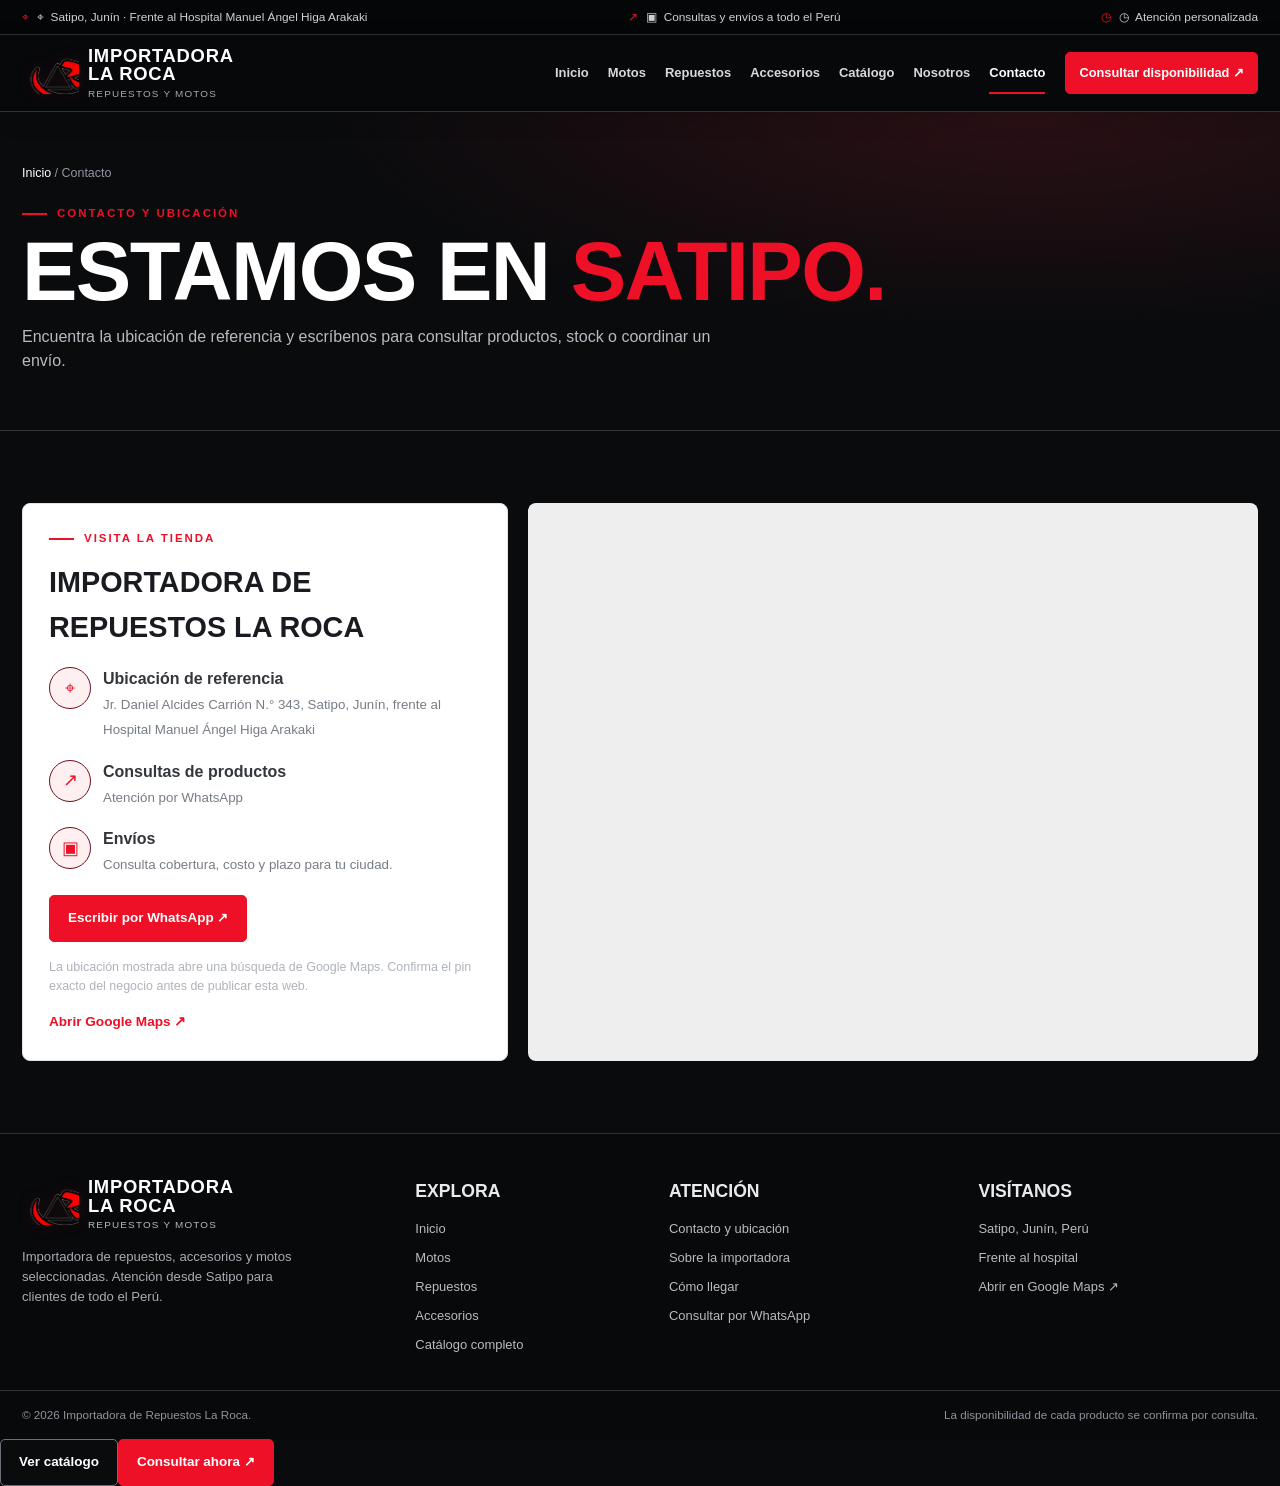
<file: contacto.html>
<!doctype html><html lang="es"><head><meta charset="utf-8"><meta name="viewport" content="width=device-width, initial-scale=1"><meta http-equiv="Content-Security-Policy" content="default-src 'self'; img-src 'self' data:; style-src 'self' 'unsafe-inline' https://fonts.googleapis.com; font-src 'self' https://fonts.gstatic.com data:; script-src 'self'; frame-src https://www.google.com https://maps.google.com; connect-src 'self'; object-src 'none'; base-uri 'self'; form-action 'self'; upgrade-insecure-requests"><meta name="description" content="Catálogo de motos, repuestos y accesorios de Importadora de Repuestos La Roca en Satipo, Junín."><meta name="theme-color" content="#e50920"><title>Contacto | Importadora La Roca</title><link rel="icon" type="image/png" href="assets/img/logo.png"><link rel="stylesheet" href="assets/css/styles.css"></head><body><a class="skip-link" href="#contenido-principal">Saltar al contenido</a>
<div class="topbar"><div class="container topbar-inner"><span>⌖ &nbsp;Satipo, Junín · Frente al Hospital Manuel Ángel Higa Arakaki</span><span>▣ &nbsp;Consultas y envíos a todo el Perú</span><span>◷ &nbsp;Atención personalizada</span></div></div>
<header class="site-header"><div class="container nav">
<a class="brand" href="index.html" aria-label="Importadora de Repuestos La Roca, inicio"><img class="brand-image" src="assets/img/logo.png" alt="Logo Importadora La Roca"><span class="brand-copy"><strong>IMPORTADORA<br>LA ROCA</strong><small>Repuestos y motos</small></span></a>
<button class="menu-toggle" aria-label="Abrir menú" aria-expanded="false">☰ Menú</button>
<nav class="nav-links" aria-label="Navegación principal"><a class="" href="index.html">Inicio</a><a class="" href="motos.html">Motos</a><a class="" href="repuestos.html">Repuestos</a><a class="" href="accesorios.html">Accesorios</a><a class="" href="catalogo.html">Catálogo</a><a class="" href="nosotros.html">Nosotros</a><a class="active" href="contacto.html">Contacto</a></nav>
<a class="nav-cta" href="contacto.html">Consultar disponibilidad ↗</a>
</div></header>
<main id="contenido-principal"><section class="page-hero"><div class="container"><div class="breadcrumbs"><a href="index.html">Inicio</a> / Contacto</div><div class="eyebrow">Contacto y ubicación</div><h1>Estamos en <span style="color:var(--red)">Satipo.</span></h1><p>Encuentra la ubicación de referencia y escríbenos para consultar productos, stock o coordinar un envío.</p></div></section>
<section class="section" id="ubicacion"><div class="container contact-grid"><div class="contact-card"><div class="eyebrow">Visita la tienda</div><h2>Importadora de Repuestos La Roca</h2><div class="contact-line"><span class="trust-icon">⌖</span><div><strong>Ubicación de referencia</strong><small>Jr. Daniel Alcides Carrión N.° 343, Satipo, Junín, frente al Hospital Manuel Ángel Higa Arakaki</small></div></div><div class="contact-line"><span class="trust-icon">↗</span><div><strong>Consultas de productos</strong><small>Atención por WhatsApp</small></div></div><div class="contact-line"><span class="trust-icon">▣</span><div><strong>Envíos</strong><small>Consulta cobertura, costo y plazo para tu ciudad.</small></div></div><button class="btn" data-whatsapp>Escribir por WhatsApp ↗</button><p style="font-size:.78rem;color:var(--muted);margin-top:16px">La ubicación mostrada abre una búsqueda de Google Maps. Confirma el pin exacto del negocio antes de publicar esta web.</p><a class="text-link" target="_blank" rel="noopener" href="https://www.google.com/maps/search/?api=1&query=Importadora%20de%20Repuestos%20La%20Roca%2C%20Jr.%20Daniel%20Alcides%20Carri%C3%B3n%20343%2C%20Satipo%2C%20Jun%C3%ADn">Abrir Google Maps ↗</a></div>
<iframe class="map-frame" title="Búsqueda de Importadora de Repuestos La Roca en Satipo, Google Maps" loading="lazy" referrerpolicy="no-referrer-when-downgrade" src="https://maps.google.com/maps?q=Importadora%20de%20Repuestos%20La%20Roca%2C%20Jr.%20Daniel%20Alcides%20Carri%C3%B3n%20343%2C%20Satipo%2C%20Jun%C3%ADn&output=embed"></iframe></div></section></main>
<footer class="site-footer"><div class="container footer-grid">
<div class="footer-brand"><a class="brand" href="index.html"><img class="brand-image" src="assets/img/logo.png" alt="Logo Importadora La Roca"><span class="brand-copy"><strong style="color:white">IMPORTADORA<br>LA ROCA</strong><small style="color:#b9bbc0">Repuestos y motos</small></span></a><p>Importadora de repuestos, accesorios y motos seleccionadas. Atención desde Satipo para clientes de todo el Perú.</p></div>
<div><h3>Explora</h3><div class="footer-links"><a href="index.html">Inicio</a><a href="motos.html">Motos</a><a href="repuestos.html">Repuestos</a><a href="accesorios.html">Accesorios</a><a href="catalogo.html">Catálogo completo</a></div></div>
<div><h3>Atención</h3><div class="footer-links"><a href="contacto.html">Contacto y ubicación</a><a href="nosotros.html">Sobre la importadora</a><a href="contacto.html#ubicacion">Cómo llegar</a><a href="#" data-whatsapp>Consultar por WhatsApp</a></div></div>
<div><h3>Visítanos</h3><div class="footer-links"><span>Satipo, Junín, Perú</span><span>Frente al hospital</span><a target="_blank" rel="noopener" href="https://www.google.com/maps/search/?api=1&query=Importadora%20de%20Repuestos%20La%20Roca%2C%20Jr.%20Daniel%20Alcides%20Carri%C3%B3n%20343%2C%20Satipo%2C%20Jun%C3%ADn">Abrir en Google Maps ↗</a></div></div>
</div><div class="footer-bottom"><div class="container" style="display:flex;justify-content:space-between;gap:12px;flex-wrap:wrap"><span>© <span data-year></span> Importadora de Repuestos La Roca.</span><span>La disponibilidad de cada producto se confirma por consulta.</span></div></div></footer>
<div class="mobile-bottom"><a class="btn secondary" href="catalogo.html">Ver catálogo</a><a class="btn" href="#" data-whatsapp>Consultar ahora ↗</a></div>
<script src="assets/js/main.js"></script></body></html>
</file>
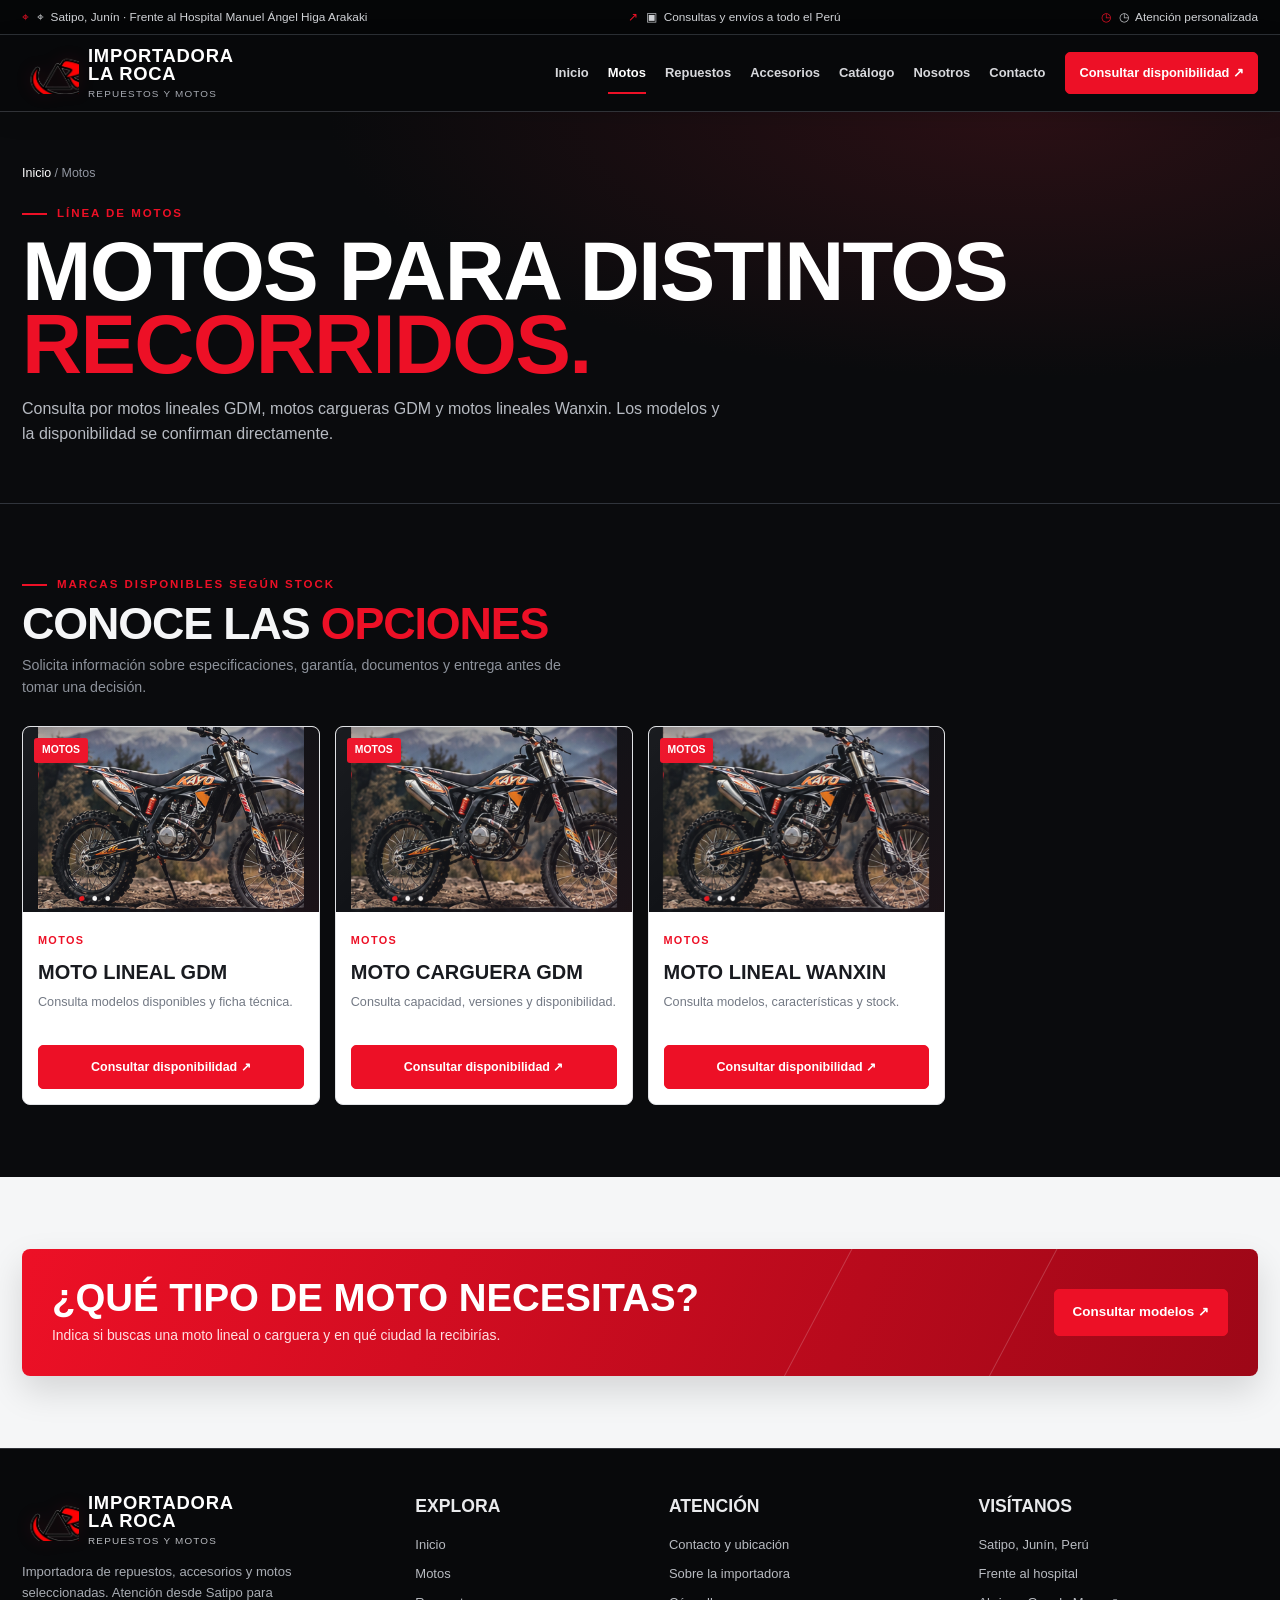
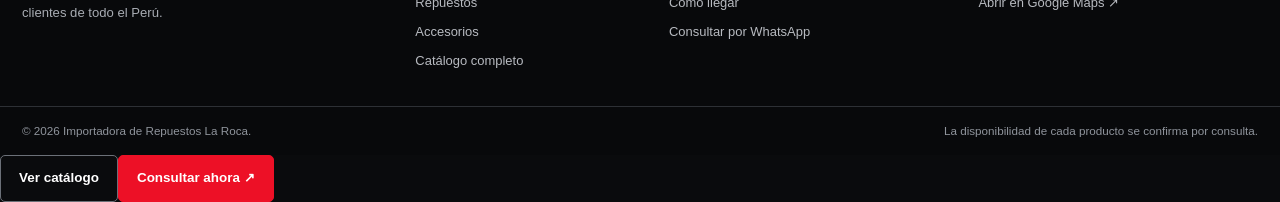
<file: motos.html>
<!doctype html><html lang="es"><head><meta charset="utf-8"><meta name="viewport" content="width=device-width, initial-scale=1"><meta http-equiv="Content-Security-Policy" content="default-src 'self'; img-src 'self' data:; style-src 'self' 'unsafe-inline' https://fonts.googleapis.com; font-src 'self' https://fonts.gstatic.com data:; script-src 'self'; frame-src https://www.google.com https://maps.google.com; connect-src 'self'; object-src 'none'; base-uri 'self'; form-action 'self'; upgrade-insecure-requests"><meta name="description" content="Catálogo de motos, repuestos y accesorios de Importadora de Repuestos La Roca en Satipo, Junín."><meta name="theme-color" content="#e50920"><title>Motos | Importadora La Roca</title><link rel="icon" type="image/png" href="assets/img/logo.png"><link rel="stylesheet" href="assets/css/styles.css"></head><body><a class="skip-link" href="#contenido-principal">Saltar al contenido</a>
<div class="topbar"><div class="container topbar-inner"><span>⌖ &nbsp;Satipo, Junín · Frente al Hospital Manuel Ángel Higa Arakaki</span><span>▣ &nbsp;Consultas y envíos a todo el Perú</span><span>◷ &nbsp;Atención personalizada</span></div></div>
<header class="site-header"><div class="container nav">
<a class="brand" href="index.html" aria-label="Importadora de Repuestos La Roca, inicio"><img class="brand-image" src="assets/img/logo.png" alt="Logo Importadora La Roca"><span class="brand-copy"><strong>IMPORTADORA<br>LA ROCA</strong><small>Repuestos y motos</small></span></a>
<button class="menu-toggle" aria-label="Abrir menú" aria-expanded="false">☰ Menú</button>
<nav class="nav-links" aria-label="Navegación principal"><a class="" href="index.html">Inicio</a><a class="active" href="motos.html">Motos</a><a class="" href="repuestos.html">Repuestos</a><a class="" href="accesorios.html">Accesorios</a><a class="" href="catalogo.html">Catálogo</a><a class="" href="nosotros.html">Nosotros</a><a class="" href="contacto.html">Contacto</a></nav>
<a class="nav-cta" href="contacto.html">Consultar disponibilidad ↗</a>
</div></header>
<main id="contenido-principal"><section class="page-hero"><div class="container"><div class="breadcrumbs"><a href="index.html">Inicio</a> / Motos</div><div class="eyebrow">Línea de motos</div><h1>Motos para distintos <span style="color:var(--red)">recorridos.</span></h1><p>Consulta por motos lineales GDM, motos cargueras GDM y motos lineales Wanxin. Los modelos y la disponibilidad se confirman directamente.</p></div></section>
<section class="section"><div class="container"><div class="section-head reveal"><div><div class="eyebrow">Marcas disponibles según stock</div><h2>Conoce las <span>opciones</span></h2><p>Solicita información sobre especificaciones, garantía, documentos y entrega antes de tomar una decisión.</p></div></div><div class="product-grid"><article class="product-card" data-product-card data-category="motos" data-search="Moto lineal GDM Consulta modelos disponibles y ficha técnica. motos">
<div class="product-image"><img loading="lazy" src="assets/img/ing.png" alt="Moto lineal GDM"><span class="product-badge">Motos</span></div>
<div class="product-info"><span class="type">motos</span><h3>Moto lineal GDM</h3><p>Consulta modelos disponibles y ficha técnica.</p><button class="btn" data-whatsapp data-product="Moto lineal GDM">Consultar disponibilidad ↗</button></div></article><article class="product-card" data-product-card data-category="motos" data-search="Moto carguera GDM Consulta capacidad, versiones y disponibilidad. motos">
<div class="product-image"><img loading="lazy" src="assets/img/ing.png" alt="Moto carguera GDM"><span class="product-badge">Motos</span></div>
<div class="product-info"><span class="type">motos</span><h3>Moto carguera GDM</h3><p>Consulta capacidad, versiones y disponibilidad.</p><button class="btn" data-whatsapp data-product="Moto carguera GDM">Consultar disponibilidad ↗</button></div></article><article class="product-card" data-product-card data-category="motos" data-search="Moto lineal Wanxin Consulta modelos, características y stock. motos">
<div class="product-image"><img loading="lazy" src="assets/img/ing.png" alt="Moto lineal Wanxin"><span class="product-badge">Motos</span></div>
<div class="product-info"><span class="type">motos</span><h3>Moto lineal Wanxin</h3><p>Consulta modelos, características y stock.</p><button class="btn" data-whatsapp data-product="Moto lineal Wanxin">Consultar disponibilidad ↗</button></div></article></div></div></section>
<section class="section soft"><div class="container"><div class="cta-panel"><div><h2>¿Qué tipo de moto necesitas?</h2><p>Indica si buscas una moto lineal o carguera y en qué ciudad la recibirías.</p></div><button class="btn" data-whatsapp data-product="motos GDM o Wanxin">Consultar modelos ↗</button></div></div></section></main>
<footer class="site-footer"><div class="container footer-grid">
<div class="footer-brand"><a class="brand" href="index.html"><img class="brand-image" src="assets/img/logo.png" alt="Logo Importadora La Roca"><span class="brand-copy"><strong style="color:white">IMPORTADORA<br>LA ROCA</strong><small style="color:#b9bbc0">Repuestos y motos</small></span></a><p>Importadora de repuestos, accesorios y motos seleccionadas. Atención desde Satipo para clientes de todo el Perú.</p></div>
<div><h3>Explora</h3><div class="footer-links"><a href="index.html">Inicio</a><a href="motos.html">Motos</a><a href="repuestos.html">Repuestos</a><a href="accesorios.html">Accesorios</a><a href="catalogo.html">Catálogo completo</a></div></div>
<div><h3>Atención</h3><div class="footer-links"><a href="contacto.html">Contacto y ubicación</a><a href="nosotros.html">Sobre la importadora</a><a href="contacto.html#ubicacion">Cómo llegar</a><a href="#" data-whatsapp>Consultar por WhatsApp</a></div></div>
<div><h3>Visítanos</h3><div class="footer-links"><span>Satipo, Junín, Perú</span><span>Frente al hospital</span><a target="_blank" rel="noopener" href="https://www.google.com/maps/search/?api=1&query=Importadora%20de%20Repuestos%20La%20Roca%2C%20Jr.%20Daniel%20Alcides%20Carri%C3%B3n%20343%2C%20Satipo%2C%20Jun%C3%ADn">Abrir en Google Maps ↗</a></div></div>
</div><div class="footer-bottom"><div class="container" style="display:flex;justify-content:space-between;gap:12px;flex-wrap:wrap"><span>© <span data-year></span> Importadora de Repuestos La Roca.</span><span>La disponibilidad de cada producto se confirma por consulta.</span></div></div></footer>
<div class="mobile-bottom"><a class="btn secondary" href="catalogo.html">Ver catálogo</a><a class="btn" href="#" data-whatsapp>Consultar ahora ↗</a></div>
<script src="assets/js/main.js"></script></body></html>
</file>
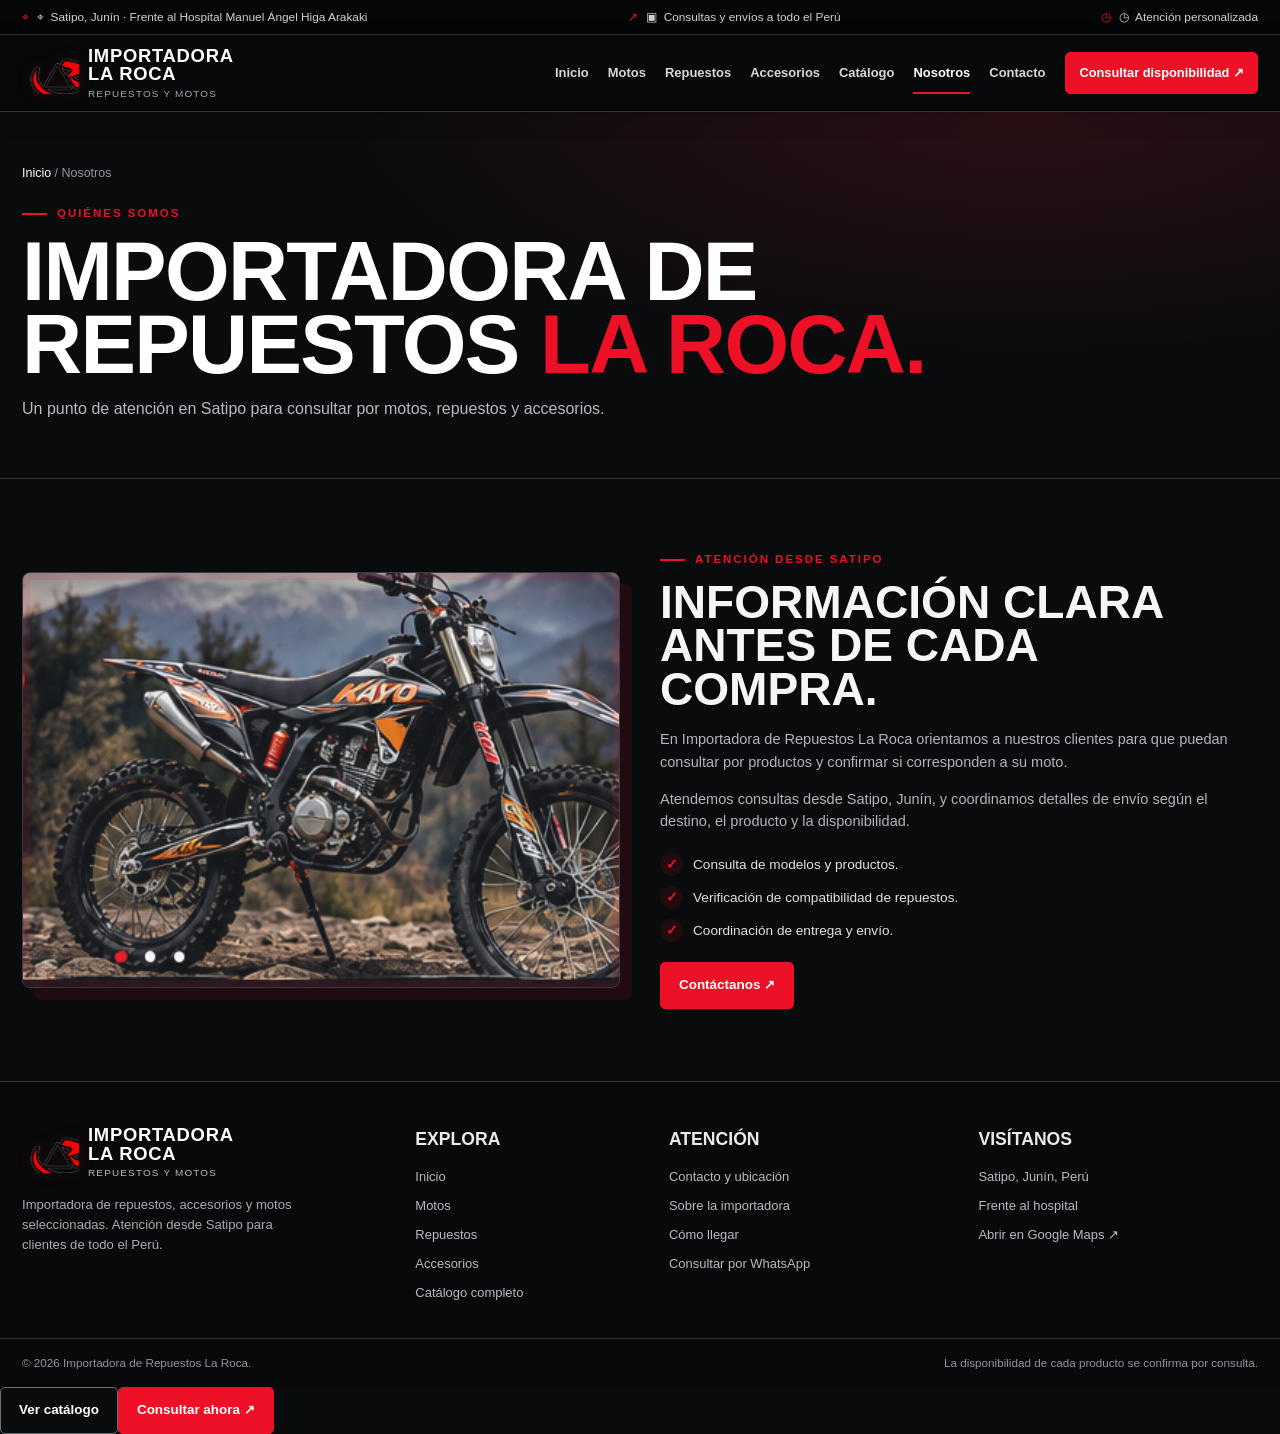
<file: nosotros.html>
<!doctype html><html lang="es"><head><meta charset="utf-8"><meta name="viewport" content="width=device-width, initial-scale=1"><meta http-equiv="Content-Security-Policy" content="default-src 'self'; img-src 'self' data:; style-src 'self' 'unsafe-inline' https://fonts.googleapis.com; font-src 'self' https://fonts.gstatic.com data:; script-src 'self'; frame-src https://www.google.com https://maps.google.com; connect-src 'self'; object-src 'none'; base-uri 'self'; form-action 'self'; upgrade-insecure-requests"><meta name="description" content="Catálogo de motos, repuestos y accesorios de Importadora de Repuestos La Roca en Satipo, Junín."><meta name="theme-color" content="#e50920"><title>Nosotros | Importadora La Roca</title><link rel="icon" type="image/png" href="assets/img/logo.png"><link rel="stylesheet" href="assets/css/styles.css"></head><body><a class="skip-link" href="#contenido-principal">Saltar al contenido</a>
<div class="topbar"><div class="container topbar-inner"><span>⌖ &nbsp;Satipo, Junín · Frente al Hospital Manuel Ángel Higa Arakaki</span><span>▣ &nbsp;Consultas y envíos a todo el Perú</span><span>◷ &nbsp;Atención personalizada</span></div></div>
<header class="site-header"><div class="container nav">
<a class="brand" href="index.html" aria-label="Importadora de Repuestos La Roca, inicio"><img class="brand-image" src="assets/img/logo.png" alt="Logo Importadora La Roca"><span class="brand-copy"><strong>IMPORTADORA<br>LA ROCA</strong><small>Repuestos y motos</small></span></a>
<button class="menu-toggle" aria-label="Abrir menú" aria-expanded="false">☰ Menú</button>
<nav class="nav-links" aria-label="Navegación principal"><a class="" href="index.html">Inicio</a><a class="" href="motos.html">Motos</a><a class="" href="repuestos.html">Repuestos</a><a class="" href="accesorios.html">Accesorios</a><a class="" href="catalogo.html">Catálogo</a><a class="active" href="nosotros.html">Nosotros</a><a class="" href="contacto.html">Contacto</a></nav>
<a class="nav-cta" href="contacto.html">Consultar disponibilidad ↗</a>
</div></header>
<main id="contenido-principal"><section class="page-hero"><div class="container"><div class="breadcrumbs"><a href="index.html">Inicio</a> / Nosotros</div><div class="eyebrow">Quiénes somos</div><h1>Importadora de Repuestos <span style="color:var(--red)">La Roca.</span></h1><p>Un punto de atención en Satipo para consultar por motos, repuestos y accesorios.</p></div></section>
<section class="section"><div class="container about-grid"><div class="about-image"><img loading="lazy" src="assets/img/ing.png" alt="Fotografía referencial de un comercio de movilidad"></div><div class="about-copy"><div class="eyebrow">Atención desde Satipo</div><h2>Información clara antes de cada compra.</h2><p>En Importadora de Repuestos La Roca orientamos a nuestros clientes para que puedan consultar por productos y confirmar si corresponden a su moto.</p><p>Atendemos consultas desde Satipo, Junín, y coordinamos detalles de envío según el destino, el producto y la disponibilidad.</p><ul class="check-list"><li>Consulta de modelos y productos.</li><li>Verificación de compatibilidad de repuestos.</li><li>Coordinación de entrega y envío.</li></ul><a class="btn" href="contacto.html">Contáctanos ↗</a></div></div></section></main>
<footer class="site-footer"><div class="container footer-grid">
<div class="footer-brand"><a class="brand" href="index.html"><img class="brand-image" src="assets/img/logo.png" alt="Logo Importadora La Roca"><span class="brand-copy"><strong style="color:white">IMPORTADORA<br>LA ROCA</strong><small style="color:#b9bbc0">Repuestos y motos</small></span></a><p>Importadora de repuestos, accesorios y motos seleccionadas. Atención desde Satipo para clientes de todo el Perú.</p></div>
<div><h3>Explora</h3><div class="footer-links"><a href="index.html">Inicio</a><a href="motos.html">Motos</a><a href="repuestos.html">Repuestos</a><a href="accesorios.html">Accesorios</a><a href="catalogo.html">Catálogo completo</a></div></div>
<div><h3>Atención</h3><div class="footer-links"><a href="contacto.html">Contacto y ubicación</a><a href="nosotros.html">Sobre la importadora</a><a href="contacto.html#ubicacion">Cómo llegar</a><a href="#" data-whatsapp>Consultar por WhatsApp</a></div></div>
<div><h3>Visítanos</h3><div class="footer-links"><span>Satipo, Junín, Perú</span><span>Frente al hospital</span><a target="_blank" rel="noopener" href="https://www.google.com/maps/search/?api=1&query=Importadora%20de%20Repuestos%20La%20Roca%2C%20Jr.%20Daniel%20Alcides%20Carri%C3%B3n%20343%2C%20Satipo%2C%20Jun%C3%ADn">Abrir en Google Maps ↗</a></div></div>
</div><div class="footer-bottom"><div class="container" style="display:flex;justify-content:space-between;gap:12px;flex-wrap:wrap"><span>© <span data-year></span> Importadora de Repuestos La Roca.</span><span>La disponibilidad de cada producto se confirma por consulta.</span></div></div></footer>
<div class="mobile-bottom"><a class="btn secondary" href="catalogo.html">Ver catálogo</a><a class="btn" href="#" data-whatsapp>Consultar ahora ↗</a></div>
<script src="assets/js/main.js"></script></body></html>
</file>
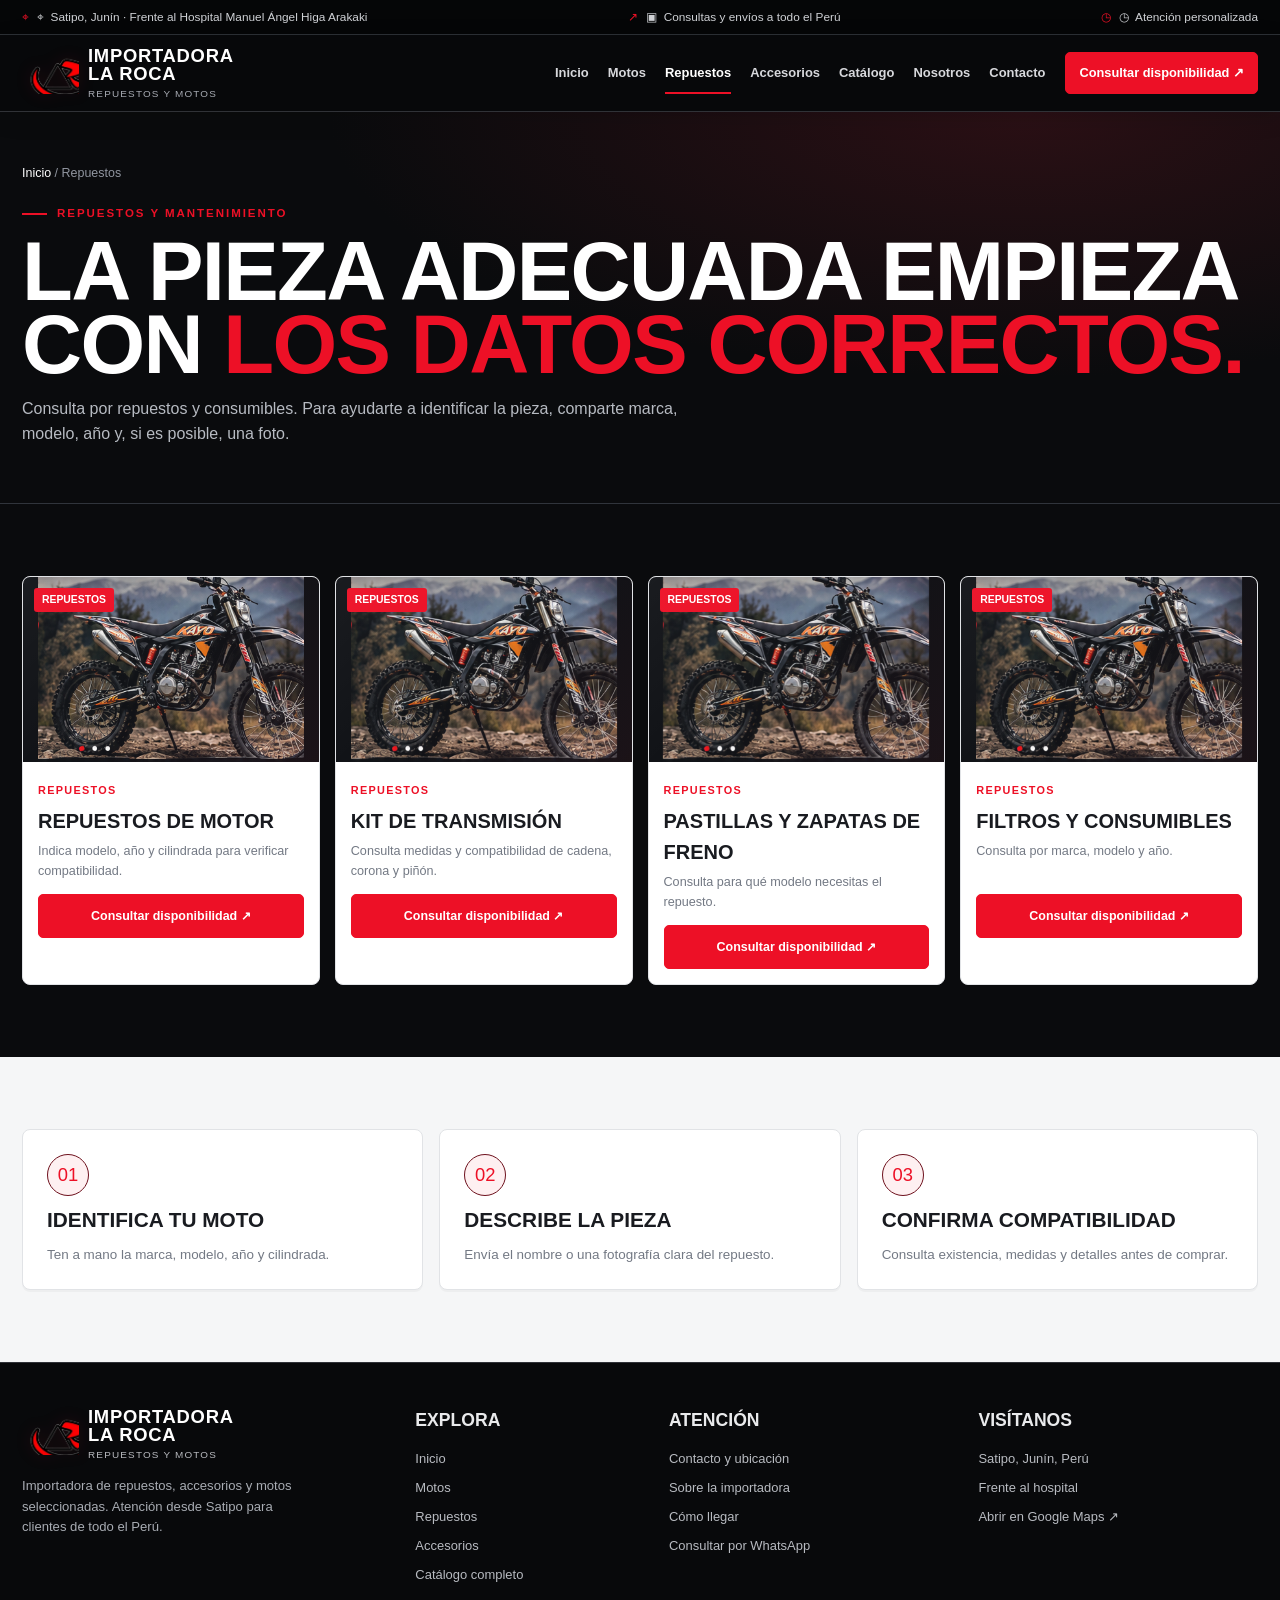
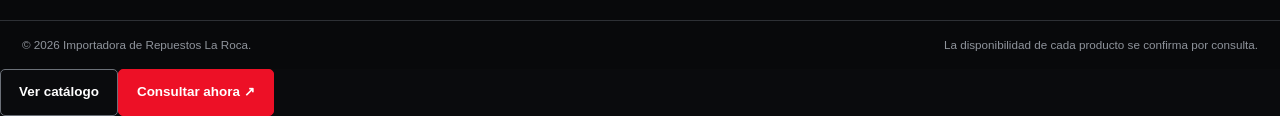
<file: repuestos.html>
<!doctype html><html lang="es"><head><meta charset="utf-8"><meta name="viewport" content="width=device-width, initial-scale=1"><meta http-equiv="Content-Security-Policy" content="default-src 'self'; img-src 'self' data:; style-src 'self' 'unsafe-inline' https://fonts.googleapis.com; font-src 'self' https://fonts.gstatic.com data:; script-src 'self'; frame-src https://www.google.com https://maps.google.com; connect-src 'self'; object-src 'none'; base-uri 'self'; form-action 'self'; upgrade-insecure-requests"><meta name="description" content="Catálogo de motos, repuestos y accesorios de Importadora de Repuestos La Roca en Satipo, Junín."><meta name="theme-color" content="#e50920"><title>Repuestos | Importadora La Roca</title><link rel="icon" type="image/png" href="assets/img/logo.png"><link rel="stylesheet" href="assets/css/styles.css"></head><body><a class="skip-link" href="#contenido-principal">Saltar al contenido</a>
<div class="topbar"><div class="container topbar-inner"><span>⌖ &nbsp;Satipo, Junín · Frente al Hospital Manuel Ángel Higa Arakaki</span><span>▣ &nbsp;Consultas y envíos a todo el Perú</span><span>◷ &nbsp;Atención personalizada</span></div></div>
<header class="site-header"><div class="container nav">
<a class="brand" href="index.html" aria-label="Importadora de Repuestos La Roca, inicio"><img class="brand-image" src="assets/img/logo.png" alt="Logo Importadora La Roca"><span class="brand-copy"><strong>IMPORTADORA<br>LA ROCA</strong><small>Repuestos y motos</small></span></a>
<button class="menu-toggle" aria-label="Abrir menú" aria-expanded="false">☰ Menú</button>
<nav class="nav-links" aria-label="Navegación principal"><a class="" href="index.html">Inicio</a><a class="" href="motos.html">Motos</a><a class="active" href="repuestos.html">Repuestos</a><a class="" href="accesorios.html">Accesorios</a><a class="" href="catalogo.html">Catálogo</a><a class="" href="nosotros.html">Nosotros</a><a class="" href="contacto.html">Contacto</a></nav>
<a class="nav-cta" href="contacto.html">Consultar disponibilidad ↗</a>
</div></header>
<main id="contenido-principal"><section class="page-hero"><div class="container"><div class="breadcrumbs"><a href="index.html">Inicio</a> / Repuestos</div><div class="eyebrow">Repuestos y mantenimiento</div><h1>La pieza adecuada empieza con <span style="color:var(--red)">los datos correctos.</span></h1><p>Consulta por repuestos y consumibles. Para ayudarte a identificar la pieza, comparte marca, modelo, año y, si es posible, una foto.</p></div></section>
<section class="section"><div class="container"><div class="product-grid"><article class="product-card" data-product-card data-category="repuestos" data-search="Repuestos de motor Indica modelo, año y cilindrada para verificar compatibilidad. repuestos">
<div class="product-image"><img loading="lazy" src="assets/img/ing.png" alt="Repuestos de motor"><span class="product-badge">Repuestos</span></div>
<div class="product-info"><span class="type">repuestos</span><h3>Repuestos de motor</h3><p>Indica modelo, año y cilindrada para verificar compatibilidad.</p><button class="btn" data-whatsapp data-product="Repuestos de motor">Consultar disponibilidad ↗</button></div></article><article class="product-card" data-product-card data-category="repuestos" data-search="Kit de transmisión Consulta medidas y compatibilidad de cadena, corona y piñón. repuestos">
<div class="product-image"><img loading="lazy" src="assets/img/ing.png" alt="Kit de transmisión"><span class="product-badge">Repuestos</span></div>
<div class="product-info"><span class="type">repuestos</span><h3>Kit de transmisión</h3><p>Consulta medidas y compatibilidad de cadena, corona y piñón.</p><button class="btn" data-whatsapp data-product="Kit de transmisión">Consultar disponibilidad ↗</button></div></article><article class="product-card" data-product-card data-category="repuestos" data-search="Pastillas y zapatas de freno Consulta para qué modelo necesitas el repuesto. repuestos">
<div class="product-image"><img loading="lazy" src="assets/img/ing.png" alt="Pastillas y zapatas de freno"><span class="product-badge">Repuestos</span></div>
<div class="product-info"><span class="type">repuestos</span><h3>Pastillas y zapatas de freno</h3><p>Consulta para qué modelo necesitas el repuesto.</p><button class="btn" data-whatsapp data-product="Pastillas y zapatas de freno">Consultar disponibilidad ↗</button></div></article><article class="product-card" data-product-card data-category="repuestos" data-search="Filtros y consumibles Consulta por marca, modelo y año. repuestos">
<div class="product-image"><img loading="lazy" src="assets/img/ing.png" alt="Filtros y consumibles"><span class="product-badge">Repuestos</span></div>
<div class="product-info"><span class="type">repuestos</span><h3>Filtros y consumibles</h3><p>Consulta por marca, modelo y año.</p><button class="btn" data-whatsapp data-product="Filtros y consumibles">Consultar disponibilidad ↗</button></div></article></div></div></section>
<section class="section soft"><div class="container info-grid"><article class="info-card"><span class="trust-icon">01</span><h3>Identifica tu moto</h3><p>Ten a mano la marca, modelo, año y cilindrada.</p></article><article class="info-card"><span class="trust-icon">02</span><h3>Describe la pieza</h3><p>Envía el nombre o una fotografía clara del repuesto.</p></article><article class="info-card"><span class="trust-icon">03</span><h3>Confirma compatibilidad</h3><p>Consulta existencia, medidas y detalles antes de comprar.</p></article></div></section></main>
<footer class="site-footer"><div class="container footer-grid">
<div class="footer-brand"><a class="brand" href="index.html"><img class="brand-image" src="assets/img/logo.png" alt="Logo Importadora La Roca"><span class="brand-copy"><strong style="color:white">IMPORTADORA<br>LA ROCA</strong><small style="color:#b9bbc0">Repuestos y motos</small></span></a><p>Importadora de repuestos, accesorios y motos seleccionadas. Atención desde Satipo para clientes de todo el Perú.</p></div>
<div><h3>Explora</h3><div class="footer-links"><a href="index.html">Inicio</a><a href="motos.html">Motos</a><a href="repuestos.html">Repuestos</a><a href="accesorios.html">Accesorios</a><a href="catalogo.html">Catálogo completo</a></div></div>
<div><h3>Atención</h3><div class="footer-links"><a href="contacto.html">Contacto y ubicación</a><a href="nosotros.html">Sobre la importadora</a><a href="contacto.html#ubicacion">Cómo llegar</a><a href="#" data-whatsapp>Consultar por WhatsApp</a></div></div>
<div><h3>Visítanos</h3><div class="footer-links"><span>Satipo, Junín, Perú</span><span>Frente al hospital</span><a target="_blank" rel="noopener" href="https://www.google.com/maps/search/?api=1&query=Importadora%20de%20Repuestos%20La%20Roca%2C%20Jr.%20Daniel%20Alcides%20Carri%C3%B3n%20343%2C%20Satipo%2C%20Jun%C3%ADn">Abrir en Google Maps ↗</a></div></div>
</div><div class="footer-bottom"><div class="container" style="display:flex;justify-content:space-between;gap:12px;flex-wrap:wrap"><span>© <span data-year></span> Importadora de Repuestos La Roca.</span><span>La disponibilidad de cada producto se confirma por consulta.</span></div></div></footer>
<div class="mobile-bottom"><a class="btn secondary" href="catalogo.html">Ver catálogo</a><a class="btn" href="#" data-whatsapp>Consultar ahora ↗</a></div>
<script src="assets/js/main.js"></script></body></html>
</file>
<file: assets/css/styles.css>
@import url('https://fonts.googleapis.com/css2?family=Barlow+Condensed:wght@500;600;700;800;900&family=Inter:wght@400;500;600;700;800&display=swap');
:root{--red:#ed1026;--red2:#b9081a;--ink:#0a0b0d;--panel:#121419;--line:#30343b;--muted:#aeb2ba;--paper:#f7f7f8;--max:1240px;--ease:cubic-bezier(.2,.75,.25,1)}
*{box-sizing:border-box}html{scroll-behavior:smooth;scroll-padding-top:92px}body{margin:0;background:var(--paper);color:#17191d;font-family:Inter,Arial,sans-serif;line-height:1.55}body:has(.hero),body:has(.page-hero){background:#0a0b0d;color:#f5f6f7}img{display:block;max-width:100%;object-fit:cover}a{color:inherit;text-decoration:none}button,input,select{font:inherit}button{cursor:pointer}.container{width:min(var(--max),calc(100% - 44px));margin:auto}
.topbar{background:#050607;color:#cfd1d5;border-bottom:1px solid #2c3035;font-size:.74rem}.topbar-inner{min-height:34px;display:flex;align-items:center;justify-content:space-between;gap:15px}.topbar-inner span:first-child:before{content:"⌖";color:var(--red);padding-right:8px}.topbar-inner span:nth-child(2):before{content:"↗";color:var(--red);padding-right:8px}.topbar-inner span:nth-child(3):before{content:"◷";color:var(--red);padding-right:8px}
.site-header{position:sticky;top:0;z-index:100;background:rgba(8,9,11,.94);backdrop-filter:blur(16px);border-bottom:1px solid #303237;color:#fff}.nav{min-height:76px;display:flex;align-items:center;gap:20px}.brand{display:flex;align-items:center;gap:9px;min-width:230px}.brand img.brand-image{width:57px;height:53px;object-fit:contain}.brand-mark{display:none}.brand-copy{display:flex;flex-direction:column;line-height:1.02}.brand-copy strong{font-family:'Barlow Condensed',sans-serif;font-size:1.15rem;font-weight:900;letter-spacing:.04em}.brand-copy small{color:#a8acb4;font-size:.62rem;text-transform:uppercase;letter-spacing:.12em;margin-top:5px}.nav-links{display:flex;align-items:center;gap:19px;margin-left:auto}.nav-links a{font-size:.81rem;font-weight:650;color:#d7d8dc;padding:28px 0;white-space:nowrap;position:relative}.nav-links a:after{content:"";position:absolute;left:0;bottom:17px;width:0;height:2px;background:var(--red);transition:width .25s}.nav-links a:hover,.nav-links a.active{color:#fff}.nav-links a:hover:after,.nav-links a.active:after{width:100%}.nav-cta,.btn{display:inline-flex;align-items:center;justify-content:center;gap:9px;background:var(--red);color:white;border:1px solid var(--red);border-radius:5px;padding:12px 18px;font-size:.84rem;font-weight:800;transition:transform .25s var(--ease),box-shadow .25s,background .25s}.nav-cta{white-space:nowrap;padding:10px 13px;font-size:.8rem}.nav-cta:hover,.btn:hover{background:#ff2a3e;transform:translateY(-2px);box-shadow:0 10px 25px #ed102638}.btn.secondary{background:transparent;color:#fff;border-color:#6b7078}.btn.secondary:hover{border-color:var(--red);background:#ed102612}.menu-toggle{display:none;background:transparent;color:white;border:1px solid #3d4148;border-radius:5px;padding:9px 11px}
.hero{background:#08090b;color:white;position:relative;overflow:hidden;isolation:isolate;border-bottom:1px solid #30343b}.hero:before{content:"";position:absolute;inset:0;z-index:-1;background:radial-gradient(ellipse at 74% 45%,#2a1015 0,transparent 42%),linear-gradient(110deg,#070809,#121419 55%,#070809)}.hero:after{content:"";position:absolute;z-index:-1;top:-40%;right:20%;height:180%;width:12%;transform:rotate(28deg);background:linear-gradient(90deg,transparent,#ed102626,transparent);animation:beam 8s ease-in-out infinite}.hero-grid{display:grid;grid-template-columns:.88fr 1.12fr;align-items:center;min-height:470px;gap:12px}.hero-copy{padding:55px 0;position:relative;z-index:2}.eyebrow{display:flex;align-items:center;gap:10px;color:var(--red);font-size:.72rem;font-weight:850;letter-spacing:.17em;text-transform:uppercase}.eyebrow:before{content:"";width:25px;height:2px;background:var(--red)}.hero h1,.page-hero h1{font-family:'Barlow Condensed',Impact,sans-serif;font-size:clamp(3.3rem,6.5vw,5.8rem);line-height:.87;letter-spacing:-.02em;text-transform:uppercase;margin:20px 0 17px;font-weight:900}.hero h1 span,.page-hero h1 span{color:var(--red)}.hero-copy p{max-width:465px;color:#c4c6cb;font-size:1rem}.hero-actions{display:flex;flex-wrap:wrap;gap:12px;margin-top:27px}.hero-visual{height:100%;min-height:410px;position:relative;display:flex;align-items:center;justify-content:center;background:linear-gradient(135deg,#191c21,#08090b);clip-path:polygon(8% 0,100% 0,100% 83%,86% 100%,0 100%,0 16%)}.hero-visual:before{content:"";position:absolute;inset:0;background:linear-gradient(125deg,transparent 40%,#ed10261e 41%,transparent 66%)}.hero-visual img{position:relative;width:100%;height:100%;max-height:410px;object-fit:contain;mix-blend-mode:screen;filter:drop-shadow(0 20px 24px #0009);animation:bikeFloat 5s ease-in-out infinite}.hero-note{position:absolute;z-index:2;right:18px;bottom:20px;background:#08090bdc;border-left:3px solid var(--red);padding:9px 13px;font-family:'Barlow Condensed',sans-serif;text-transform:uppercase;font-weight:800;font-size:1.15rem}.trust-strip{background:#0b0c0e;color:#fff;border-bottom:1px solid #303238}.trust-grid{display:grid;grid-template-columns:repeat(4,1fr)}.trust-item{padding:19px 16px;display:flex;align-items:center;gap:12px;border-right:1px solid #303238}.trust-item:first-child{padding-left:0}.trust-item:last-child{border:0}.trust-icon{width:42px;height:42px;display:grid;place-items:center;flex:0 0 42px;border:1px solid #6e111d;border-radius:50%;color:var(--red);background:#ed102610;font-size:1.15rem}.trust-item strong{display:block;font-size:.84rem}.trust-item small{display:block;color:#aeb1b8;font-size:.72rem}.section{padding:72px 0}.section.soft{background:#f5f6f7;color:#17191d}.section-head{display:flex;align-items:end;justify-content:space-between;gap:22px;margin-bottom:28px}.section-head h2{font-family:'Barlow Condensed',sans-serif;text-transform:uppercase;font-size:clamp(2.1rem,3.5vw,3.2rem);line-height:.98;margin:9px 0 0}.section-head h2 span{color:var(--red)}.section-head p{color:#8d929b;margin:8px 0 0;max-width:560px;font-size:.89rem}.soft .section-head p{color:#6d727a}.text-link{color:var(--red);font-size:.85rem;font-weight:800;white-space:nowrap}.category-grid{display:grid;grid-template-columns:repeat(4,1fr);gap:15px}.category-card{position:relative;min-height:215px;border-radius:7px;overflow:hidden;background:#14161a;color:white;border:1px solid #33373e;transition:transform .3s,border-color .3s,box-shadow .3s}.category-card:hover{transform:translateY(-6px);border-color:var(--red);box-shadow:0 14px 30px #0005}.category-card img{width:100%;height:135px;object-fit:contain;background:radial-gradient(circle at center,#292d33,#111317 68%);padding:7px;transition:transform .35s}.category-card:hover img{transform:scale(1.07)}.category-card:after{content:"";position:absolute;inset:0;pointer-events:none;background:linear-gradient(0deg,#111317 0%,transparent 55%)}.category-card-copy{position:absolute;z-index:2;left:15px;right:15px;bottom:13px}.category-card h3{font-family:'Barlow Condensed',sans-serif;text-transform:uppercase;font-size:1.2rem;margin:0 0 2px}.category-card p{font-size:.75rem;color:#b8bbc2;margin:0}.round-arrow{position:absolute;right:0;bottom:0;width:29px;height:29px;display:grid;place-items:center;border-radius:50%;background:var(--red);font-weight:900}.product-grid{display:grid;grid-template-columns:repeat(4,1fr);gap:15px}.product-card{background:#fff;color:#191b20;border:1px solid #e1e3e6;border-radius:8px;overflow:hidden;transition:transform .25s,box-shadow .25s}.product-card:hover{transform:translateY(-5px);box-shadow:0 14px 30px #0001}.product-image{height:185px;background:#111317;position:relative}.product-image img{width:100%;height:100%;object-fit:contain;mix-blend-mode:screen}.product-badge{position:absolute;left:11px;top:11px;background:var(--red);color:#fff;border-radius:3px;padding:4px 8px;font-size:.65rem;font-weight:800;text-transform:uppercase}.product-info{padding:15px}.product-info .type{font-size:.68rem;text-transform:uppercase;letter-spacing:.12em;color:var(--red);font-weight:850}.product-info h3{font-family:'Barlow Condensed',sans-serif;font-size:1.25rem;text-transform:uppercase;margin:5px 0}.product-info p{font-size:.79rem;color:#737984;min-height:40px;margin:0 0 12px}.product-info .btn{width:100%;padding:10px;font-size:.78rem}.brand-band{background:#111317;color:white;padding:36px 0;border-block:1px solid #34373d;position:relative;overflow:hidden}.brand-band:after{content:"";position:absolute;right:0;top:-80%;height:260%;width:17%;background:var(--red);transform:rotate(25deg);opacity:.12}.brand-band-inner{display:flex;align-items:center;justify-content:space-between;gap:25px;position:relative;z-index:1}.brand-band h2{font-family:'Barlow Condensed',sans-serif;text-transform:uppercase;font-size:1.65rem;line-height:1;margin:0}.brand-band h2 span{color:var(--red)}.brand-list{display:flex;align-items:center;gap:clamp(18px,4vw,48px);flex-wrap:wrap}.brand-word{font-family:'Barlow Condensed',sans-serif;font-size:clamp(1.2rem,2.4vw,1.9rem);font-weight:900;font-style:italic;letter-spacing:.05em;color:#f1f2f4}.brand-word.red{color:var(--red)}.about-grid{display:grid;grid-template-columns:1fr 1fr;gap:40px;align-items:center}.about-image{min-height:330px;background:#15171b;border:1px solid #383b42;border-radius:8px;overflow:hidden;position:relative}.about-image img{width:100%;height:100%;min-height:330px;object-fit:contain;mix-blend-mode:screen}.about-image:after{content:"";position:absolute;inset:0;border:7px solid #ed10261a;pointer-events:none}.about-copy h2{font-family:'Barlow Condensed',sans-serif;text-transform:uppercase;font-size:clamp(2.3rem,3.6vw,3.2rem);line-height:.95;margin:12px 0 16px}.about-copy h2 span{color:var(--red)}.about-copy p{color:#b1b5bc;font-size:.91rem}.check-list{list-style:none;padding:0;margin:20px 0;display:grid;gap:10px}.check-list li{font-size:.85rem;color:#e0e1e3}.check-list li:before{content:"✓";display:inline-grid;place-items:center;width:23px;height:23px;border-radius:50%;background:#ed10261c;color:var(--red);font-weight:900;margin-right:10px}.cta-panel{background:linear-gradient(110deg,#ed1026,#9d0717);color:#fff;border-radius:8px;padding:30px;display:flex;align-items:center;justify-content:space-between;gap:24px;position:relative;overflow:hidden}.cta-panel:after{content:"";position:absolute;right:20%;top:-100%;width:180px;height:300%;border:1px solid #ffffff30;transform:rotate(28deg)}.cta-panel>div,.cta-panel>a,.cta-panel>button{position:relative;z-index:1}.cta-panel h2{font-family:'Barlow Condensed',sans-serif;text-transform:uppercase;font-size:clamp(1.8rem,3vw,2.5rem);line-height:.98;margin:0 0 8px}.cta-panel p{margin:0;color:#ffe0e3;font-size:.87rem}.site-footer{background:#08090b;color:#e9eaec;padding:44px 0 0;border-top:1px solid #303238}.footer-grid{display:grid;grid-template-columns:1.3fr .8fr 1fr 1fr;gap:30px;padding-bottom:35px}.footer-brand p{color:#a8acb3;font-size:.82rem;max-width:280px;margin-top:16px}.site-footer h3{font-family:'Barlow Condensed',sans-serif;text-transform:uppercase;font-size:1.1rem;margin:0 0 14px}.footer-links{display:grid;gap:9px;color:#b8bbc1;font-size:.81rem}.footer-links a:hover{color:#fff}.footer-bottom{border-top:1px solid #2d3035;padding:15px 0;color:#8f949c;font-size:.73rem}.footer-bottom .container{display:flex;justify-content:space-between;gap:12px;flex-wrap:wrap}.page-hero{background:radial-gradient(ellipse at 80% 0,#2b1015,transparent 48%),#0a0b0d;color:white;padding:52px 0 56px;border-bottom:1px solid #30343b}.breadcrumbs{color:#9196a0;font-size:.78rem;margin-bottom:22px}.breadcrumbs a{color:#fff}.page-hero h1{margin:13px 0 16px}.page-hero p{max-width:710px;color:#b7bbc2;margin:0}.catalog-tools{display:flex;gap:12px;flex-wrap:wrap;margin-bottom:22px}.catalog-tools input,.catalog-tools select{min-height:46px;border:1px solid #d8dade;border-radius:5px;padding:0 14px;background:#fff}.catalog-tools input{flex:1;min-width:220px}.catalog-tools select{min-width:190px}.catalog-count{font-size:.82rem;color:#737984;margin-bottom:16px}.catalog-grid{display:grid;grid-template-columns:repeat(3,1fr);gap:16px}.catalog-card{background:white;border:1px solid #e1e3e6;border-radius:8px;overflow:hidden;color:#191b20;transition:transform .25s,box-shadow .25s}.catalog-card:hover{transform:translateY(-5px);box-shadow:0 14px 30px #0001}.catalog-card[hidden]{display:none}.catalog-card .category-image{height:195px;background:radial-gradient(circle at center,#292d33,#111317 68%);display:grid;place-items:center;overflow:hidden}.catalog-card .category-image img{width:100%;height:100%;object-fit:contain;mix-blend-mode:screen}.catalog-card .catalog-info{padding:16px}.catalog-info .tag{color:var(--red);font-size:.68rem;font-weight:850;letter-spacing:.12em;text-transform:uppercase}.catalog-info h3{font-family:'Barlow Condensed',sans-serif;text-transform:uppercase;font-size:1.35rem;margin:6px 0}.catalog-info p{font-size:.8rem;color:#727782;min-height:43px}.catalog-info .btn{width:100%;padding:10px;font-size:.78rem}.info-grid{display:grid;grid-template-columns:repeat(3,1fr);gap:16px}.info-card{background:#fff;color:#191b20;border:1px solid #e1e3e6;border-radius:8px;padding:24px}.info-card h3{font-family:'Barlow Condensed',sans-serif;text-transform:uppercase;font-size:1.3rem;margin:8px 0}.info-card p{color:#737984;font-size:.84rem;margin:0}.contact-grid{display:grid;grid-template-columns:.8fr 1.2fr;gap:20px}.contact-card{background:#fff;color:#191b20;border:1px solid #e1e3e6;border-radius:8px;padding:26px}.contact-card h2{font-family:'Barlow Condensed',sans-serif;text-transform:uppercase;font-size:1.8rem;margin:12px 0}.contact-card p{color:#737984}.contact-line{display:flex;gap:12px;margin:18px 0;color:#33363b}.contact-line strong{display:block}.contact-line small{color:#777d86}.map-frame{width:100%;height:100%;min-height:360px;border:0;border-radius:8px;background:#eee}.reveal{opacity:0;transform:translateY(22px);transition:opacity .7s var(--ease),transform .7s var(--ease)}.reveal.visible{opacity:1;transform:translateY(0)}.float-wa{position:fixed;right:20px;bottom:20px;z-index:90;width:58px;height:58px;display:grid;place-items:center;background:#18a35b;color:white;border:3px solid #fff;border-radius:50%;font-size:1.35rem;box-shadow:0 9px 25px #0004;animation:pulse 2.8s infinite}.back-top{position:fixed;right:29px;bottom:90px;z-index:80;width:38px;height:38px;display:grid;place-items:center;background:#17191d;color:white;border:1px solid #454951;border-radius:50%;opacity:0;pointer-events:none;transition:.25s}.back-top.show{opacity:1;pointer-events:auto}.empty-state{grid-column:1/-1;text-align:center;padding:35px;border:1px dashed #c8cbd0;border-radius:8px;color:#777d86}
@keyframes bikeFloat{0%,100%{transform:translateY(0)}50%{transform:translateY(-8px)}}@keyframes beam{0%,100%{opacity:.2;transform:translateX(-35px) rotate(28deg)}50%{opacity:.8;transform:translateX(55px) rotate(28deg)}}@keyframes pulse{0%,100%{box-shadow:0 9px 25px #0004,0 0 0 0 #18a35b40}50%{box-shadow:0 9px 25px #0004,0 0 0 9px #18a35b00}}
@media(max-width:1050px){.nav{gap:12px}.brand{min-width:190px}.brand img.brand-image{width:46px}.nav-links{gap:12px}.nav-links a{font-size:.75rem}.nav-cta{display:none}.category-grid{grid-template-columns:repeat(3,1fr)}.product-grid{grid-template-columns:repeat(3,1fr)}.footer-grid{grid-template-columns:repeat(2,1fr)}}
@media(max-width:720px){.container{width:min(var(--max),calc(100% - 28px))}.topbar-inner{justify-content:center;min-height:32px}.topbar-inner span:nth-child(2),.topbar-inner span:nth-child(3){display:none}.nav{min-height:68px;justify-content:space-between}.brand{min-width:0}.brand img.brand-image{width:43px;height:44px}.brand-copy strong{font-size:.92rem}.brand-copy small{font-size:.58rem}.menu-toggle{display:block}.nav-links{display:none;position:absolute;top:68px;left:0;right:0;background:#0a0b0d;padding:8px 20px 16px;border-bottom:1px solid #34373d;box-shadow:0 15px 25px #0008;flex-direction:column;align-items:stretch;gap:0}.nav-links.open{display:flex}.nav-links a{padding:12px 0;border-bottom:1px solid #26292e;font-size:.9rem}.nav-links a:after{bottom:4px}.hero-grid{grid-template-columns:1fr;gap:0}.hero-copy{padding:43px 0 7px}.hero h1{font-size:clamp(3.6rem,15vw,5rem)}.hero-copy p{font-size:.9rem}.hero-visual{min-height:255px;margin:0 -7px}.hero-visual img{max-height:280px}.hero-note{right:10px;bottom:11px;font-size:.95rem}.trust-grid{grid-template-columns:repeat(2,1fr)}.trust-item{padding:13px 7px;gap:8px;border-bottom:1px solid #303238}.trust-item:first-child{padding-left:7px}.trust-item:nth-child(2){border-right:0}.trust-item:nth-child(n+3){border-bottom:0}.trust-icon{width:32px;height:32px;flex-basis:32px;font-size:.9rem}.trust-item strong{font-size:.73rem}.trust-item small{font-size:.65rem}.section{padding:51px 0}.section-head{align-items:flex-start;flex-direction:column;gap:12px}.category-grid{grid-template-columns:repeat(2,minmax(0,1fr));gap:10px}.category-card{min-height:185px}.category-card img{height:120px}.category-card-copy{left:12px;right:12px;bottom:12px}.category-card h3{font-size:1.04rem}.category-card p{font-size:.68rem}.round-arrow{width:26px;height:26px}.product-grid{grid-template-columns:repeat(2,minmax(0,1fr));gap:10px}.product-image{height:145px}.product-info{padding:11px}.product-info h3{font-size:1.02rem}.product-info p{font-size:.73rem;min-height:50px}.product-info .btn{font-size:.73rem;padding:9px 5px}.brand-band-inner{align-items:flex-start;flex-direction:column;gap:17px}.brand-list{gap:20px}.brand-word{font-size:1.25rem}.about-grid{grid-template-columns:1fr;gap:23px}.about-image,.about-image img{min-height:245px}.about-copy h2{font-size:2.5rem}.cta-panel{padding:23px;align-items:flex-start;flex-direction:column}.cta-panel .btn{width:100%}.footer-grid{grid-template-columns:1fr 1fr;gap:24px 17px;padding:33px 0}.footer-grid>div:first-child{grid-column:1/-1}.footer-bottom .container{flex-direction:column}.page-hero{padding:40px 0}.page-hero h1{font-size:clamp(2.8rem,13vw,4rem)}.catalog-tools{flex-direction:column}.catalog-tools input,.catalog-tools select{width:100%;min-width:0}.catalog-grid{grid-template-columns:repeat(2,minmax(0,1fr));gap:10px}.catalog-card .category-image{height:145px}.catalog-info{padding:11px!important}.catalog-info h3{font-size:1.1rem}.catalog-info p{font-size:.73rem;min-height:55px}.catalog-info .btn{font-size:.71rem;padding:9px 5px}.info-grid{grid-template-columns:1fr}.contact-grid{grid-template-columns:1fr;gap:16px}.map-frame{min-height:300px}.float-wa{right:13px;bottom:13px;width:52px;height:52px}.back-top{right:20px;bottom:75px}}
@media(prefers-reduced-motion:reduce){*,*:before,*:after{animation:none!important;transition:none!important;scroll-behavior:auto!important}.reveal{opacity:1;transform:none}}


/* --- Premium refinement / accessibility / responsive hardening --- */
:root{--focus:#ff5969;--surface:#101216;--surface-2:#181b20;--content:1240px}
:focus-visible{outline:3px solid var(--focus);outline-offset:3px}
.skip-link{position:absolute;left:12px;top:-70px;z-index:9999;background:#fff;color:#111;padding:12px 16px;border-radius:4px;font-weight:800}
.skip-link:focus{top:10px}
::selection{background:#ed1026;color:#fff}
.container{max-width:var(--content)}
.site-header{box-shadow:0 6px 22px #0002}
.brand-image{filter:drop-shadow(0 0 8px #ed10261a)}
.nav-links a{transition:color .2s ease}
.hero{min-height:440px}
.hero-copy{max-width:560px}
.hero h1{text-wrap:balance}
.hero-copy p{line-height:1.8}
.hero-visual{border:1px solid #343840;box-shadow:inset 0 0 50px #0008}
.hero-visual img{object-position:center;will-change:transform}
.hero-note{box-shadow:0 8px 25px #0006}
.btn{min-height:44px;touch-action:manipulation}
.btn:focus-visible,.nav-cta:focus-visible,.menu-toggle:focus-visible{outline-offset:4px}
.category-card,.product-card,.catalog-card,.info-card,.contact-card{box-shadow:0 2px 0 #00000008}
.category-card:focus-visible,.product-card:focus-within,.catalog-card:focus-within{outline:3px solid var(--red);outline-offset:3px}
.section-head{gap:24px}
.section-head h2{letter-spacing:-.025em}
.product-image{overflow:hidden}
.product-image:after{content:"";position:absolute;inset:0;pointer-events:none;background:linear-gradient(135deg,#ffffff0a,transparent 45%,#ed10260c)}
.product-image img{transition:transform .45s var(--ease)}
.product-card:hover .product-image img{transform:scale(1.045)}
.brand-band{isolation:isolate}
.brand-word{transition:color .2s ease,transform .2s ease}
.brand-word:hover{color:var(--red);transform:translateY(-2px)}
.about-image{box-shadow:12px 12px 0 #ed10261b}
.cta-panel{box-shadow:0 15px 35px #0002}
.site-footer a:focus-visible{outline-color:#fff}
.location-section{background:#0a0b0d;color:#f4f5f7;border-top:1px solid #30343b}
.location-layout{display:grid;grid-template-columns:.78fr 1.22fr;gap:24px;align-items:stretch}
.location-copy{padding:30px;background:linear-gradient(145deg,#17191e,#0d0e11);border:1px solid #343840;border-radius:8px;display:flex;flex-direction:column;align-items:flex-start}
.location-copy h2{font-family:'Barlow Condensed',sans-serif;text-transform:uppercase;font-size:clamp(2.2rem,4vw,3.3rem);line-height:.94;margin:13px 0}
.location-copy h2 span{color:var(--red)}
.location-copy p{color:#b6bac2;font-size:.9rem;line-height:1.8}
.location-detail{display:flex;align-items:flex-start;gap:12px;margin:10px 0;color:#e5e6e9;font-size:.86rem}
.location-detail .detail-icon{display:grid;place-items:center;flex:0 0 36px;height:36px;border:1px solid #6f1822;border-radius:6px;background:#ed102615;color:#ff3448}
.location-detail strong{display:block;margin-bottom:2px}
.location-detail small{color:#a9aeb7;font-size:.77rem}
.location-actions{display:flex;gap:10px;flex-wrap:wrap;margin-top:auto;padding-top:18px}
.map-shell{min-height:440px;position:relative;overflow:hidden;border:1px solid #383c44;border-radius:8px;background:#17191d;box-shadow:0 16px 38px #0004}
.map-shell iframe{position:absolute;inset:0;width:100%;height:100%;min-height:440px;border:0;filter:grayscale(.2) contrast(1.02)}
.map-label{position:absolute;left:14px;top:14px;z-index:2;pointer-events:none;background:#090a0de8;color:white;border:1px solid #444750;border-left:3px solid var(--red);border-radius:4px;padding:10px 13px;box-shadow:0 8px 20px #0003}
.map-label strong{display:block;font-size:.82rem}
.map-label small{display:block;color:#c3c6cc;font-size:.7rem;margin-top:2px}
.map-caption{font-size:.74rem;color:#9298a2;margin-top:12px}
.trust-item{transition:background .25s ease}
.trust-item:hover{background:#ffffff05}
.catalog-tools input:focus-visible,.catalog-tools select:focus-visible{outline:3px solid #ed102655;border-color:var(--red)}
.catalog-card[hidden]{display:none!important}
.float-wa{transition:transform .25s ease,box-shadow .25s ease}
.float-wa:hover{transform:translateY(-4px) scale(1.03)}
@media(min-width:1400px){.hero-grid{min-height:520px}.hero-visual{min-height:460px}.hero-visual img{max-height:455px}}
@media(max-width:900px){.location-layout{grid-template-columns:1fr}.location-copy{padding:24px}.map-shell,.map-shell iframe{min-height:380px}.hero-grid{grid-template-columns:.95fr 1.05fr}.brand{min-width:175px}.nav-links{gap:10px}}
@media(max-width:720px){
 .hero{min-height:0}.hero-grid{grid-template-columns:1fr}.hero-copy{padding:39px 0 13px}.hero-visual{min-height:260px}.hero-visual img{max-height:280px}
 .section-head h2{line-height:1.02}.category-card{min-height:180px}.category-card img{object-fit:contain}
 .location-layout{gap:14px}.location-copy{padding:21px}.location-copy h2{font-size:2.45rem}.location-actions{width:100%}.location-actions .btn{flex:1}.map-shell,.map-shell iframe{min-height:330px}
 .footer-grid{gap:23px 14px}.section{overflow:clip}
}
@media(max-width:380px){.container{width:calc(100% - 22px)}.brand-copy strong{font-size:.82rem}.brand-copy small{letter-spacing:.06em}.hero-actions .btn{width:100%}.category-grid,.product-grid,.catalog-grid{grid-template-columns:1fr}.category-card{min-height:205px}.category-card img{height:140px}.product-image{height:180px}.location-actions{flex-direction:column}.location-actions .btn{width:100%}}
@media(prefers-reduced-motion:reduce){html{scroll-behavior:auto}*,*:before,*:after{animation-duration:.01ms!important;animation-iteration-count:1!important;transition-duration:.01ms!important}}
</file>
